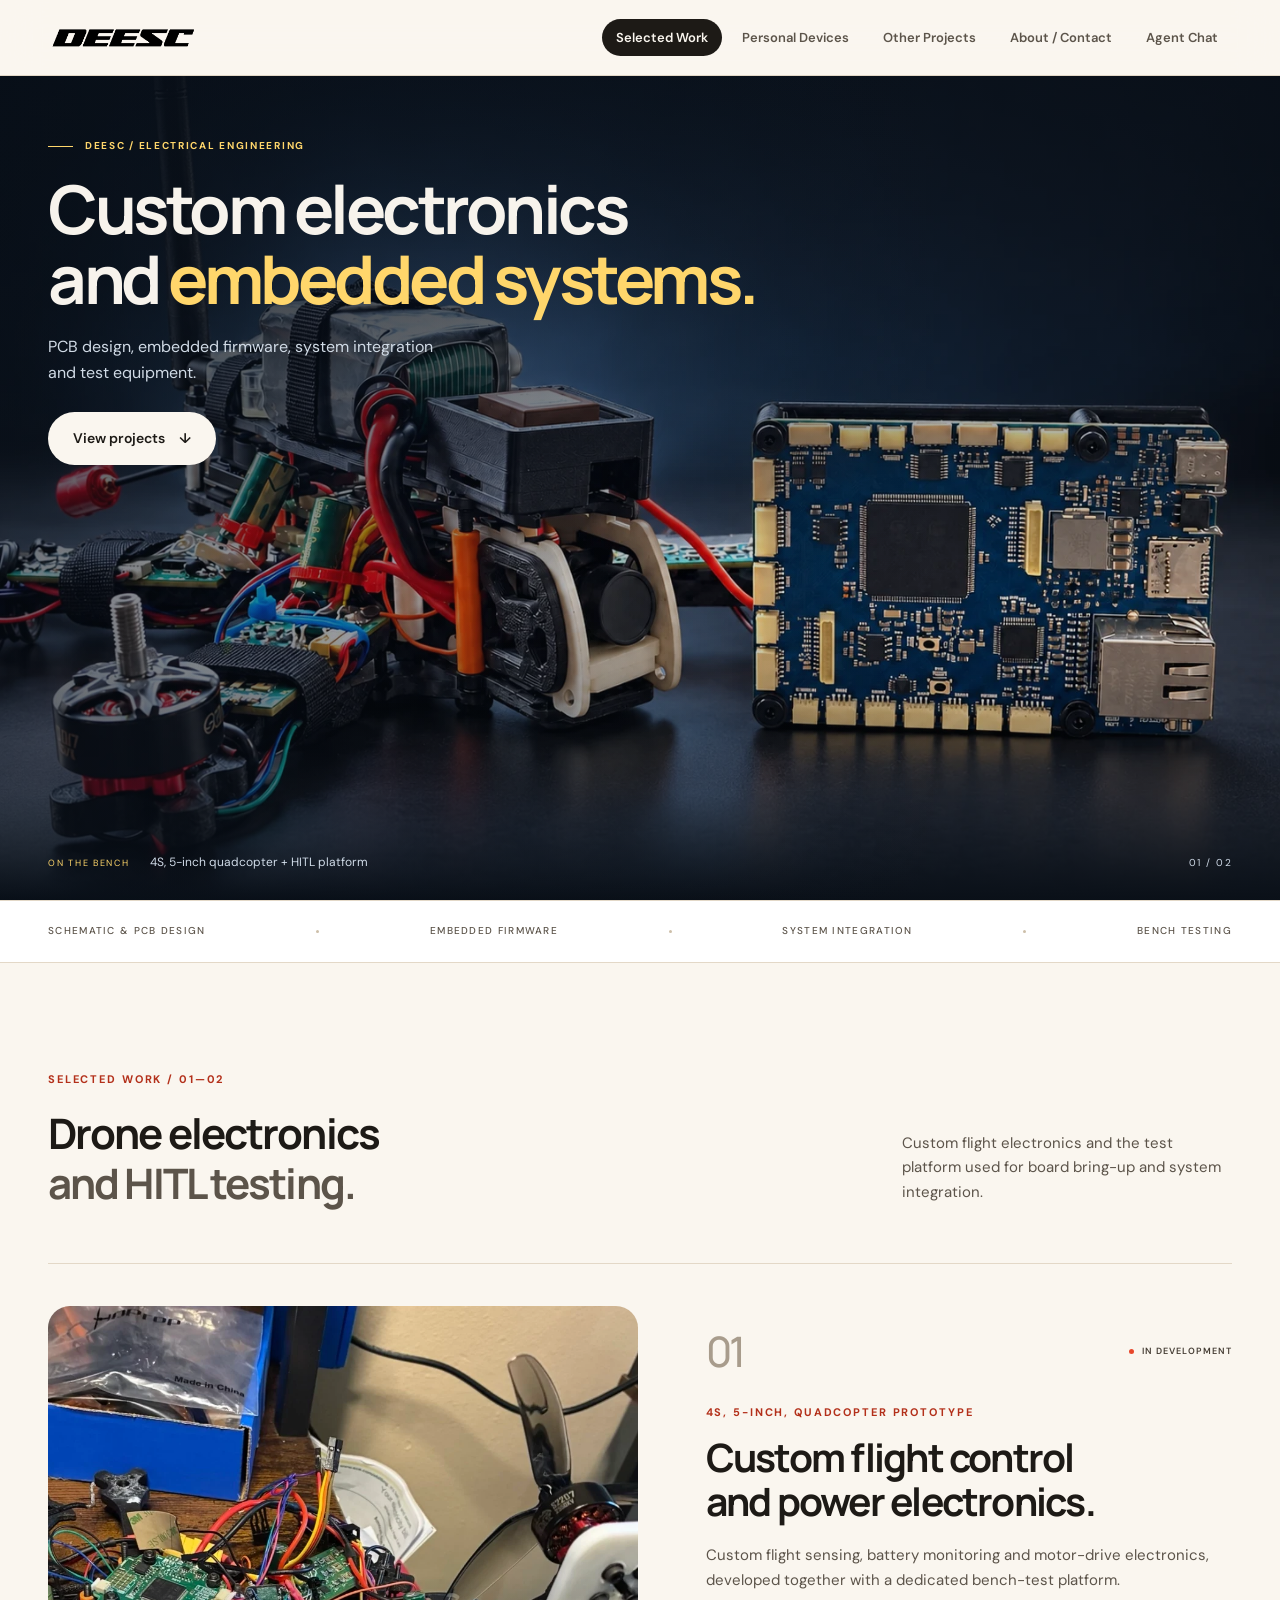
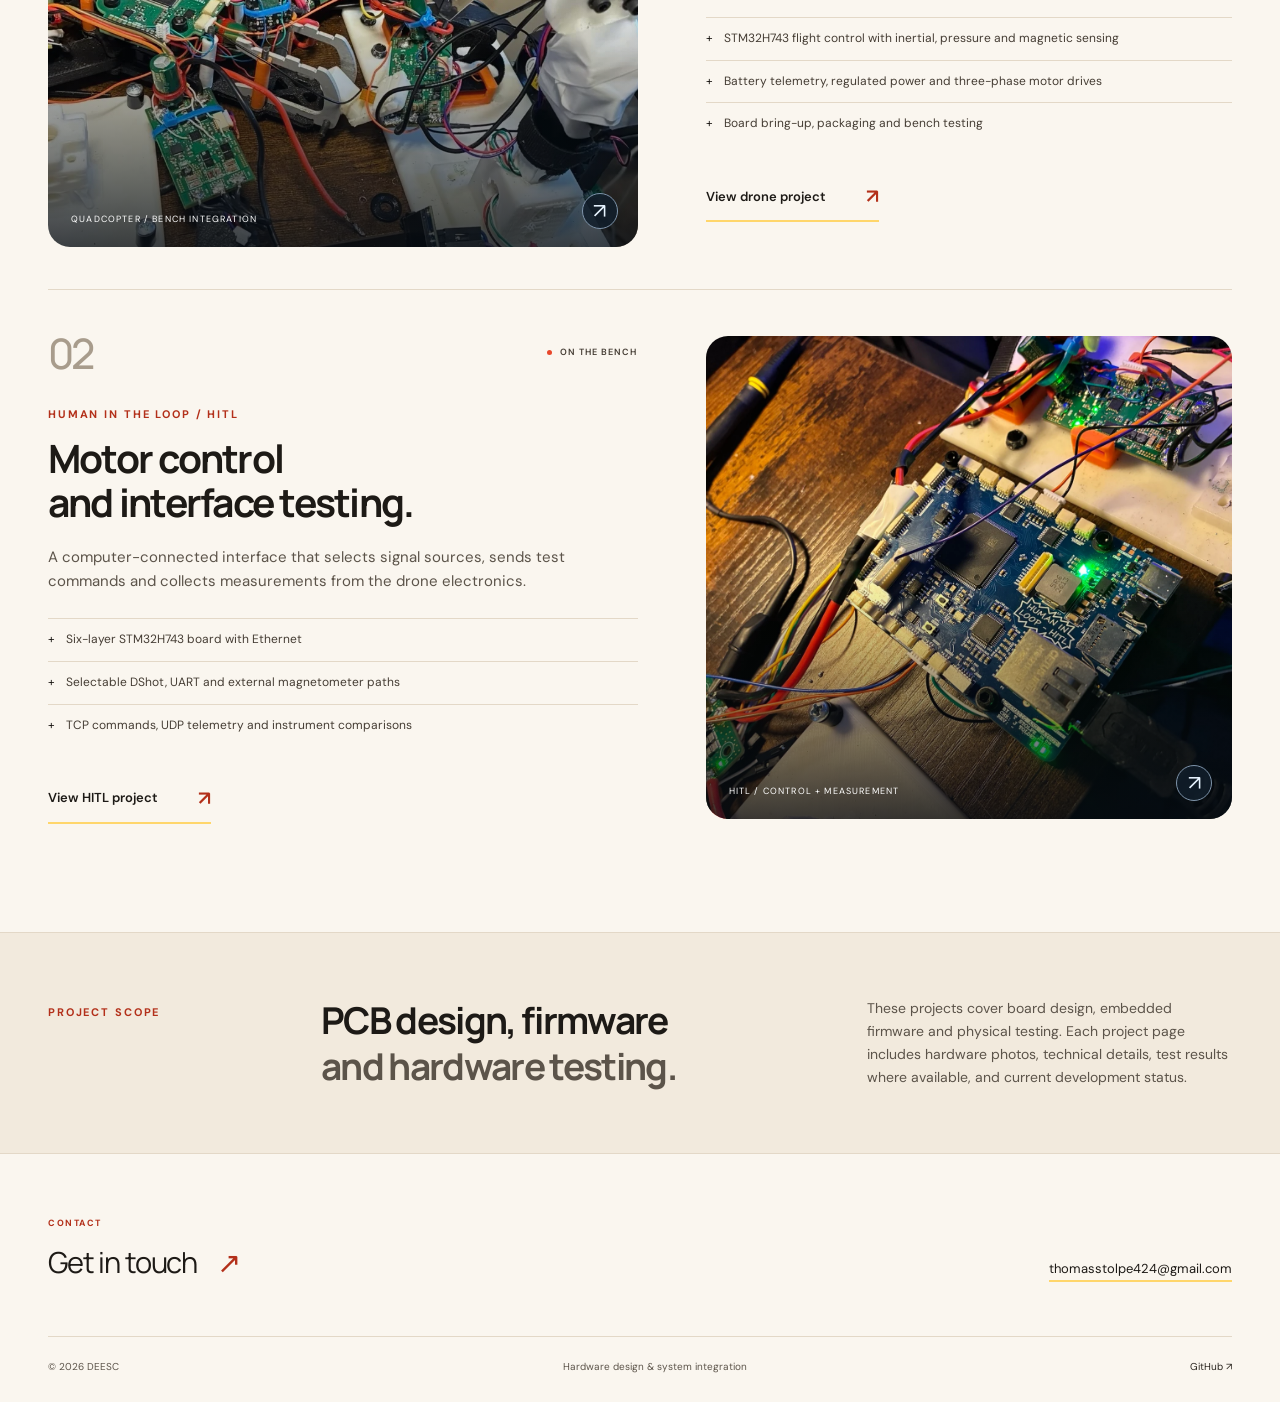
<file: index.html>
<!doctype html>
<html lang="en"><head><meta charset="utf-8"><meta name="viewport" content="width=device-width, initial-scale=1"><meta name="theme-color" content="#faf6ef"><meta name="description" content="Custom drone electronics and the HITL test platform. PCB design, embedded firmware, system integration and bench testing."><title>Electronics &amp; Embedded Systems | DEESC</title><link rel="icon" href="assets/brand/deesc-icon.png"><link rel="canonical" href="https://deescproto.com/"><meta property="og:type" content="website"><meta property="og:title" content="Electronics &amp; Embedded Systems | DEESC"><meta property="og:description" content="Custom drone electronics and the HITL test platform. PCB design, embedded firmware, system integration and bench testing."><meta property="og:image" content="https://deescproto.com/photo-drone-hitl.webp"><meta name="twitter:card" content="summary_large_image"><link rel="stylesheet" href="styles.css?v=20261127-warm"><link rel="preload" as="image" href="photo-drone-hitl.webp"></head><body>
<a class="skip-link" href="#main">Skip to content</a><header class="site-header"><div class="container nav-wrap">
 <a class="brand" href="index.html" aria-label="DEESC home"><img src="assets/brand/deesc-wordmark-blue.png" width="151" height="39" alt="DEESC"></a>
 <button class="menu-toggle" aria-expanded="false" aria-controls="main-nav"><span>Menu</span><span class="menu-icon" aria-hidden="true">☰</span></button>
 <nav class="main-nav" id="main-nav" aria-label="Main navigation"><a href="index.html" aria-current="page">Selected Work</a><a href="people.html">Personal Devices</a><a href="projects.html">Other Projects</a><a href="about.html">About / Contact</a><a href="agent-chat.html">Agent Chat</a></nav></div></header><main id="main">
<section class="hero" aria-labelledby="hero-title">
 <img class="hero-photo" src="photo-drone-hitl.webp" alt="Custom drone electronics and the blue HITL test board on a charcoal studio background" width="1448" height="1086" fetchpriority="high">
 <div class="hero-shade"></div>
 <div class="container hero-copy"><p class="eyebrow"><span class="small-line"></span> DEESC / ELECTRICAL ENGINEERING</p>
 <h1 id="hero-title">Custom electronics<br>and <em>embedded systems.</em></h1>
 <p class="hero-lede">PCB design, embedded firmware, system integration<br class="desktop-break"> and test equipment.</p>
 <a class="button primary" href="#selected-work">View projects <span aria-hidden="true">↓</span></a></div>
 <div class="hero-caption container"><span>ON THE BENCH</span><span>4S, 5-inch quadcopter + HITL platform</span><span>01 / 02</span></div>
</section>
<div class="discipline-strip"><div class="container"><span>SCHEMATIC & PCB DESIGN</span><i></i><span>EMBEDDED FIRMWARE</span><i></i><span>SYSTEM INTEGRATION</span><i></i><span>BENCH TESTING</span></div></div>
<section class="section selected-work" id="selected-work"><div class="container">
 <div class="section-heading"><div><p class="eyebrow">SELECTED WORK / 01—02</p><h2>Drone electronics<br><span class="muted">and HITL testing.</span></h2></div><p>Custom flight electronics and the test platform used for board bring-up and system integration.</p></div>
 <article class="feature feature-drone"><a class="feature-visual" href="project.html?id=modular-drone-platform" aria-label="Explore the 4S, 5-inch, Quadcopter Prototype"><img src="photo-drone-bench.webp" width="1170" height="888" loading="lazy" alt="Custom drone electronics wired into a motor test fixture"><span class="photo-label">QUADCOPTER / BENCH INTEGRATION</span><span class="image-arrow" aria-hidden="true">↗</span></a>
 <div class="feature-copy"><div class="feature-top"><span class="index-number">01</span><span class="status"><i></i> IN DEVELOPMENT</span></div><p class="eyebrow">4S, 5-INCH, QUADCOPTER PROTOTYPE</p><h3>Custom flight control<br>and power electronics.</h3><p>Custom flight sensing, battery monitoring and motor-drive electronics, developed together with a dedicated bench-test platform.</p><ul class="detail-lines"><li>STM32H743 flight control with inertial, pressure and magnetic sensing</li><li>Battery telemetry, regulated power and three-phase motor drives</li><li>Board bring-up, packaging and bench testing</li></ul><a class="text-link" href="project.html?id=modular-drone-platform">View drone project <span aria-hidden="true">↗</span></a></div></article>
 <article class="feature feature-hitl"><a class="feature-visual" href="project.html?id=hitl-test-platform" aria-label="Explore the HITL Test Platform"><img src="photo-hitl-bench.webp" width="1536" height="1152" loading="lazy" alt="Powered HITL test board connected to the motor-control bench"><span class="photo-label">HITL / CONTROL + MEASUREMENT</span><span class="image-arrow" aria-hidden="true">↗</span></a>
 <div class="feature-copy"><div class="feature-top"><span class="index-number">02</span><span class="status"><i></i> ON THE BENCH</span></div><p class="eyebrow">HUMAN IN THE LOOP / HITL</p><h3>Motor control<br>and interface testing.</h3><p>A computer-connected interface that selects signal sources, sends test commands and collects measurements from the drone electronics.</p><ul class="detail-lines"><li>Six-layer STM32H743 board with Ethernet</li><li>Selectable DShot, UART and external magnetometer paths</li><li>TCP commands, UDP telemetry and instrument comparisons</li></ul><a class="text-link" href="project.html?id=hitl-test-platform">View HITL project <span aria-hidden="true">↗</span></a></div></article>
</div></section>
<section class="approach-band"><div class="container approach-inner"><p class="eyebrow">PROJECT SCOPE</p><h2>PCB design, firmware<br><span>and hardware testing.</span></h2><p>These projects cover board design, embedded firmware and physical testing. Each project page includes hardware photos, technical details, test results where available, and current development status.</p></div></section>
</main><footer class="site-footer"><div class="container"><div class="footer-top"><div><p class="eyebrow">CONTACT</p><a class="footer-hello" href="mailto:thomasstolpe424@gmail.com">Get in touch <span aria-hidden="true">↗</span></a></div><a class="email-link" href="mailto:thomasstolpe424@gmail.com">thomasstolpe424@gmail.com</a></div><div class="footer-bottom"><span>© <span id="year">2026</span> DEESC</span><span>Hardware design & system integration</span><a href="https://github.com/tstolpe29" target="_blank" rel="noopener noreferrer">GitHub ↗</a></div></div></footer><script src="script.js?v=20261102"></script></body></html>
</file>
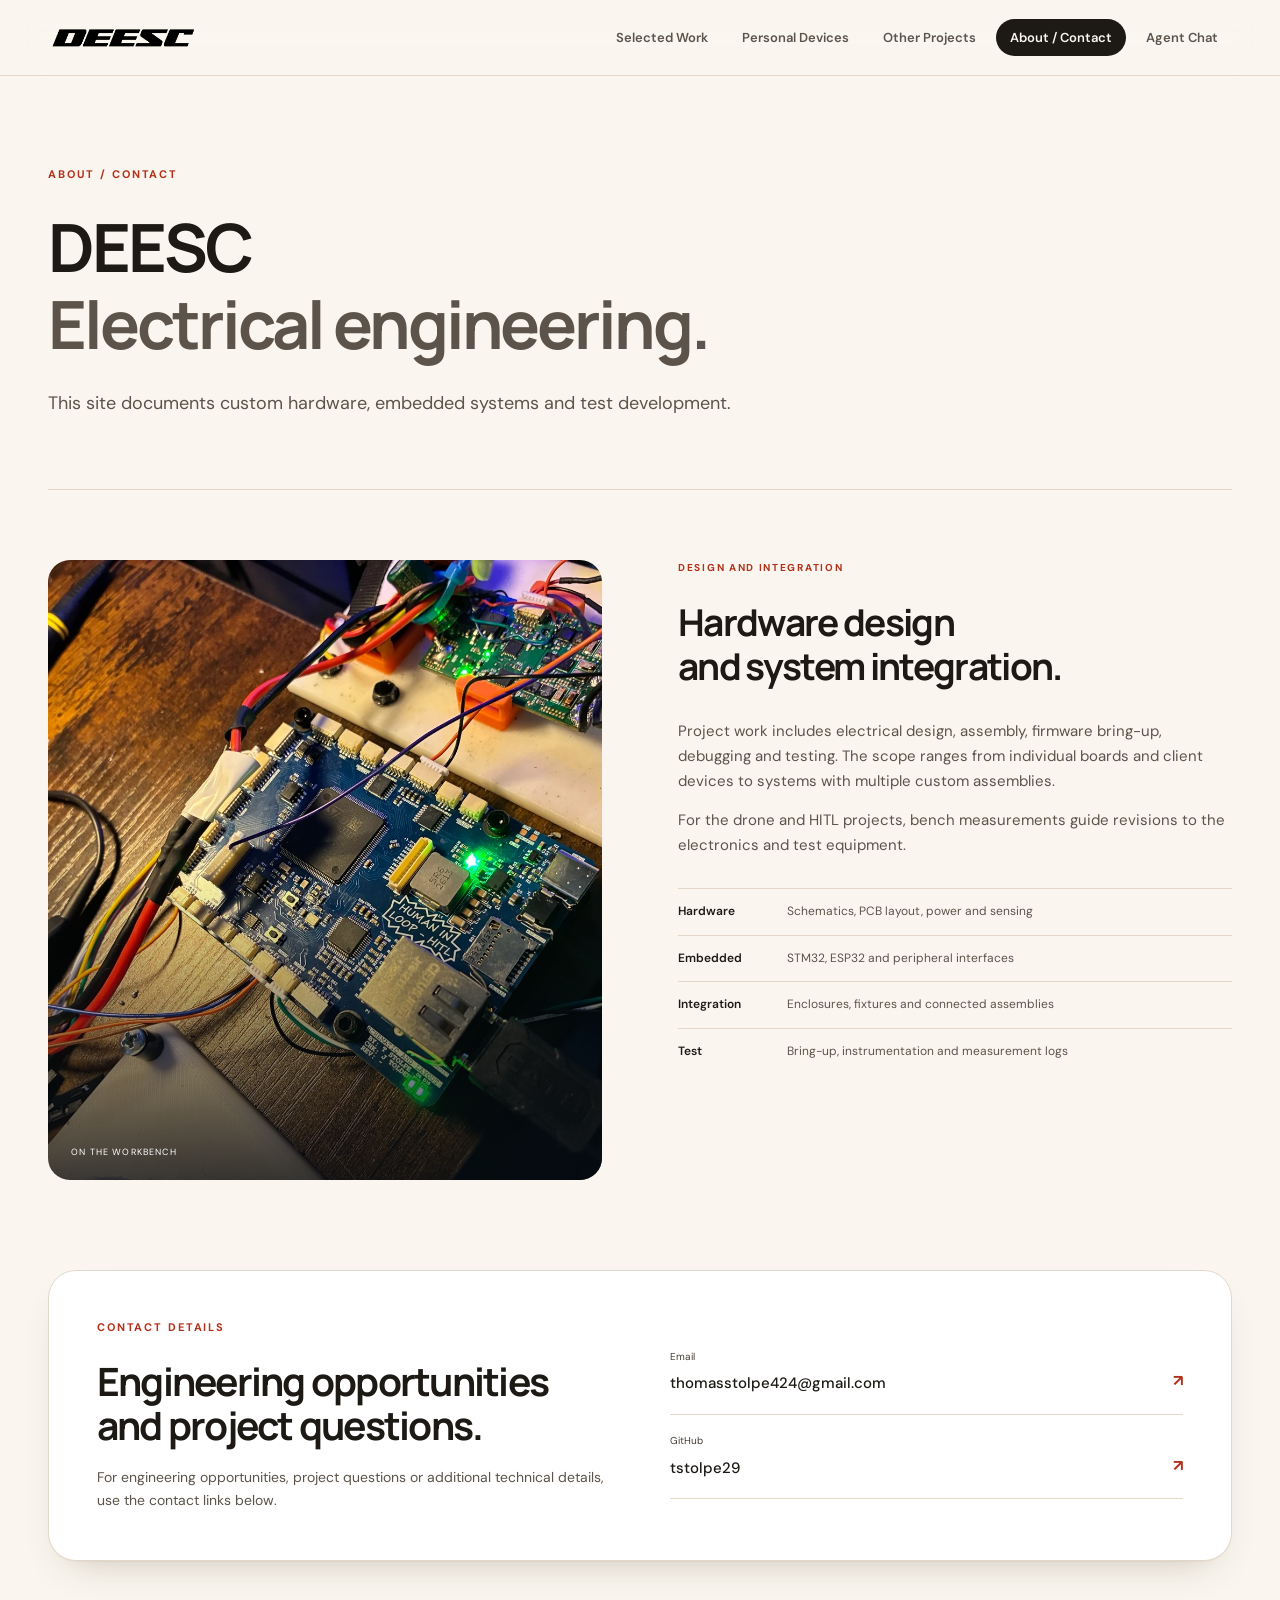
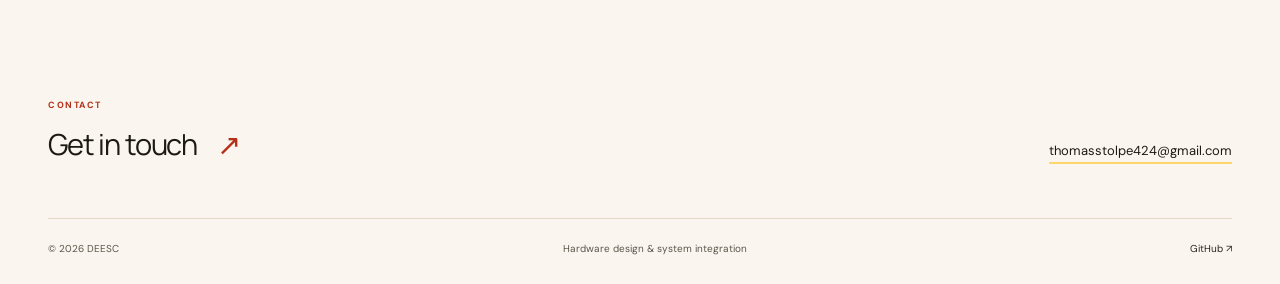
<file: about.html>
<!doctype html>
<html lang="en"><head><meta charset="utf-8"><meta name="viewport" content="width=device-width, initial-scale=1"><meta name="theme-color" content="#faf6ef"><meta name="description" content="Electrical engineering, custom PCB design, embedded systems and bench testing. Contact DEESC."><title>About / Contact | DEESC</title><link rel="icon" href="assets/brand/deesc-icon.png"><link rel="canonical" href="https://deescproto.com/about.html"><meta property="og:type" content="website"><meta property="og:title" content="About / Contact | DEESC"><meta property="og:description" content="Electrical engineering, custom PCB design, embedded systems and bench testing. Contact DEESC."><meta property="og:image" content="https://deescproto.com/photo-drone-hitl.webp"><meta name="twitter:card" content="summary_large_image"><link rel="stylesheet" href="styles.css?v=20261127-warm"></head><body>
<a class="skip-link" href="#main">Skip to content</a><header class="site-header"><div class="container nav-wrap">
 <a class="brand" href="index.html" aria-label="DEESC home"><img src="assets/brand/deesc-wordmark-blue.png" width="151" height="39" alt="DEESC"></a>
 <button class="menu-toggle" aria-expanded="false" aria-controls="main-nav"><span>Menu</span><span class="menu-icon" aria-hidden="true">☰</span></button>
 <nav class="main-nav" id="main-nav" aria-label="Main navigation"><a href="index.html">Selected Work</a><a href="people.html">Personal Devices</a><a href="projects.html">Other Projects</a><a href="about.html" aria-current="page">About / Contact</a><a href="agent-chat.html">Agent Chat</a></nav></div></header><main id="main"><section class="page-intro container"><p class="eyebrow">ABOUT / CONTACT</p><h1>DEESC<br><span class="muted">Electrical engineering.</span></h1><p class="intro-lede">This site documents custom hardware, embedded systems and test development.</p></section>
<section class="container about-layout"><div class="about-image"><img src="photo-hitl-bench.webp" alt="Custom HITL board on the electronics workbench" width="1536" height="1152"><span class="photo-label">ON THE WORKBENCH</span></div><div class="about-text"><p class="eyebrow">DESIGN AND INTEGRATION</p><h2>Hardware design<br>and system integration.</h2><p>Project work includes electrical design, assembly, firmware bring-up, debugging and testing. The scope ranges from individual boards and client devices to systems with multiple custom assemblies.</p><p>For the drone and HITL projects, bench measurements guide revisions to the electronics and test equipment.</p><dl class="skill-list"><div><dt>Hardware</dt><dd>Schematics, PCB layout, power and sensing</dd></div><div><dt>Embedded</dt><dd>STM32, ESP32 and peripheral interfaces</dd></div><div><dt>Integration</dt><dd>Enclosures, fixtures and connected assemblies</dd></div><div><dt>Test</dt><dd>Bring-up, instrumentation and measurement logs</dd></div></dl></div></section>
<section class="container contact-panel" id="contact"><div><p class="eyebrow">CONTACT DETAILS</p><h2>Engineering opportunities<br>and project questions.</h2><p>For engineering opportunities, project questions or additional technical details, use the contact links below.</p></div><div class="contact-links"><a href="mailto:thomasstolpe424@gmail.com"><span>Email</span><strong>thomasstolpe424@gmail.com</strong><b aria-hidden="true">↗</b></a><a href="https://github.com/tstolpe29" target="_blank" rel="noopener noreferrer"><span>GitHub</span><strong>tstolpe29</strong><b aria-hidden="true">↗</b></a></div></section></main><footer class="site-footer"><div class="container"><div class="footer-top"><div><p class="eyebrow">CONTACT</p><a class="footer-hello" href="mailto:thomasstolpe424@gmail.com">Get in touch <span aria-hidden="true">↗</span></a></div><a class="email-link" href="mailto:thomasstolpe424@gmail.com">thomasstolpe424@gmail.com</a></div><div class="footer-bottom"><span>© <span id="year">2026</span> DEESC</span><span>Hardware design & system integration</span><a href="https://github.com/tstolpe29" target="_blank" rel="noopener noreferrer">GitHub ↗</a></div></div></footer><script src="script.js?v=20261102"></script></body></html>
</file>
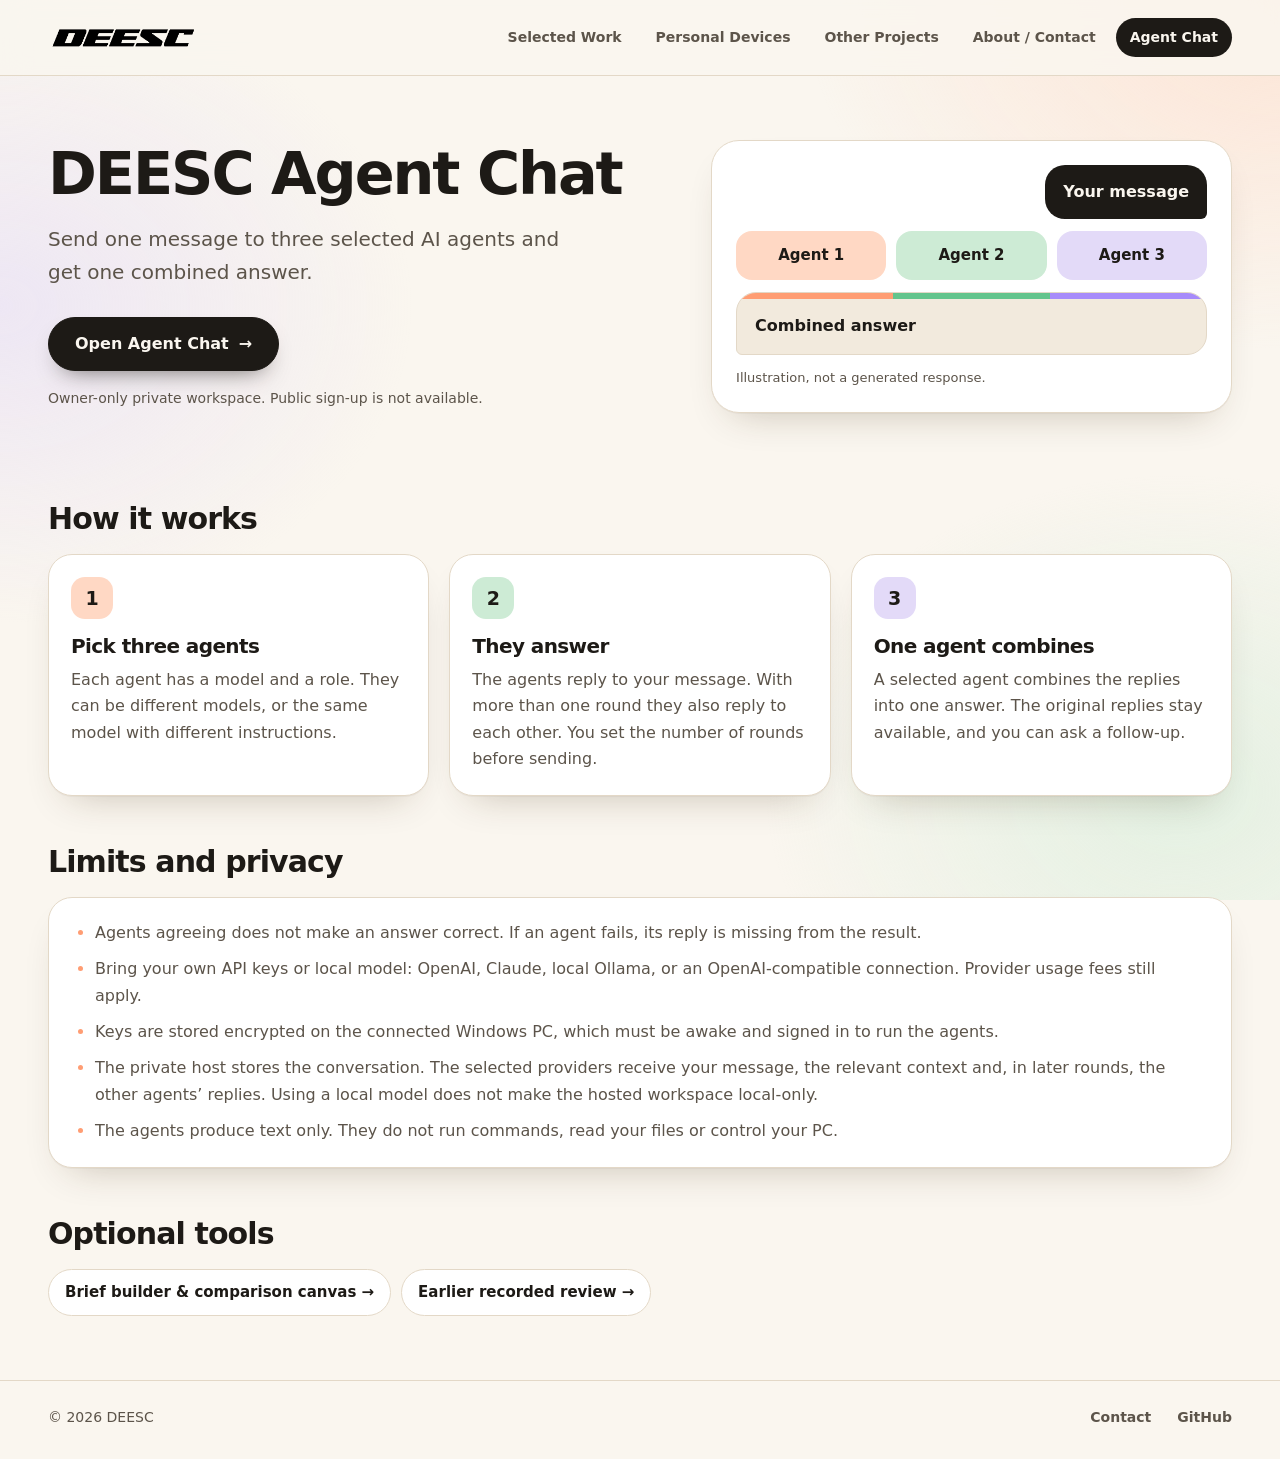
<file: agent-chat.html>
<!doctype html>
<html lang="en">
<head>
  <meta charset="utf-8">
  <meta http-equiv="Content-Security-Policy" content="default-src 'none'; script-src 'self'; style-src 'self'; img-src 'self'; connect-src 'self'; font-src 'none'; base-uri 'none'; form-action 'none'">
  <meta name="viewport" content="width=device-width,initial-scale=1">
  <meta name="theme-color" content="#faf6ef">
  <meta name="description" content="DEESC Agent Chat sends one message to three selected AI agents and returns one combined answer. Owner-only private workspace.">
  <title>DEESC Agent Chat</title>
  <link rel="icon" href="assets/brand/deesc-icon.png">
  <link rel="canonical" href="https://deescproto.com/agent-chat.html">
  <link rel="stylesheet" href="decision-base.css?v=4">
  <link rel="stylesheet" href="agent-chat.css?v=3">
</head>
<body>
  <a class="skip-link" href="#main">Skip to content</a>
  <header class="site-header">
    <div class="container nav-wrap">
      <a class="brand" href="index.html" aria-label="DEESC home"><img src="assets/brand/deesc-wordmark-blue.png" width="151" height="39" alt="DEESC"></a>
      <button class="menu-toggle" aria-expanded="false" aria-controls="main-nav"><span>Menu</span><span class="menu-icon" aria-hidden="true">☰</span></button>
      <nav class="main-nav" id="main-nav" aria-label="Main navigation">
        <a href="index.html">Selected Work</a><a href="people.html">Personal Devices</a><a href="projects.html">Other Projects</a><a href="about.html">About / Contact</a><a href="agent-chat.html" aria-current="page">Agent Chat</a>
      </nav>
    </div>
  </header>
  <main id="main">
    <section class="container chat-hero" aria-labelledby="chat-heading">
      <div class="chat-intro">
        <h1 id="chat-heading">DEESC Agent Chat</h1>
        <p class="chat-lede">Send one message to three selected AI agents and get one combined answer.</p>
        <div class="chat-actions"><a class="button primary" href="https://deesc-agent-chat.rightbench4.chatgpt.site" rel="nofollow">Open Agent Chat</a></div>
        <p class="chat-access">Owner-only private workspace. Public sign-up is not available.</p>
      </div>
      <aside class="chat-flow" aria-label="How a chat run works">
        <p class="chat-flow-message">Your message</p>
        <div class="chat-flow-agents" aria-label="Three agents receive the message"><span>Agent 1</span><span>Agent 2</span><span>Agent 3</span></div>
        <p class="chat-flow-answer">Combined answer</p>
        <p class="chat-diagram-note">Illustration, not a generated response.</p>
      </aside>
    </section>
    <section class="container chat-how" id="how-it-works" aria-labelledby="how-heading">
      <h2 id="how-heading">How it works</h2>
      <ol class="chat-steps">
        <li><h3>Pick three agents</h3><p>Each agent has a model and a role. They can be different models, or the same model with different instructions.</p></li>
        <li><h3>They answer</h3><p>The agents reply to your message. With more than one round they also reply to each other. You set the number of rounds before sending.</p></li>
        <li><h3>One agent combines</h3><p>A selected agent combines the replies into one answer. The original replies stay available, and you can ask a follow-up.</p></li>
      </ol>
    </section>
    <section class="container chat-notes" aria-labelledby="notes-heading">
      <h2 id="notes-heading">Limits and privacy</h2>
      <ul>
        <li>Agents agreeing does not make an answer correct. If an agent fails, its reply is missing from the result.</li>
        <li>Bring your own API keys or local model: OpenAI, Claude, local Ollama, or an OpenAI-compatible connection. Provider usage fees still apply.</li>
        <li>Keys are stored encrypted on the connected Windows PC, which must be awake and signed in to run the agents.</li>
        <li>The private host stores the conversation. The selected providers receive your message, the relevant context and, in later rounds, the other agents’ replies. Using a local model does not make the hosted workspace local-only.</li>
        <li>The agents produce text only. They do not run commands, read your files or control your PC.</li>
      </ul>
    </section>
    <section class="container chat-optional" aria-labelledby="optional-heading">
      <h2 id="optional-heading">Optional tools</h2>
      <div class="chat-optional-links"><a href="optional-tools.html">Brief builder &amp; comparison canvas</a><a href="optional-tools.html#recorded-review">Earlier recorded review</a></div>
    </section>
  </main>
  <footer class="site-footer"><div class="container"><div class="footer-bottom"><span>© <span id="year">2026</span> DEESC</span><a href="about.html">Contact</a><a href="https://github.com/tstolpe29" target="_blank" rel="noopener noreferrer">GitHub</a></div></div></footer>
  <script src="script.js?v=20261102"></script>
</body>
</html>
</file>
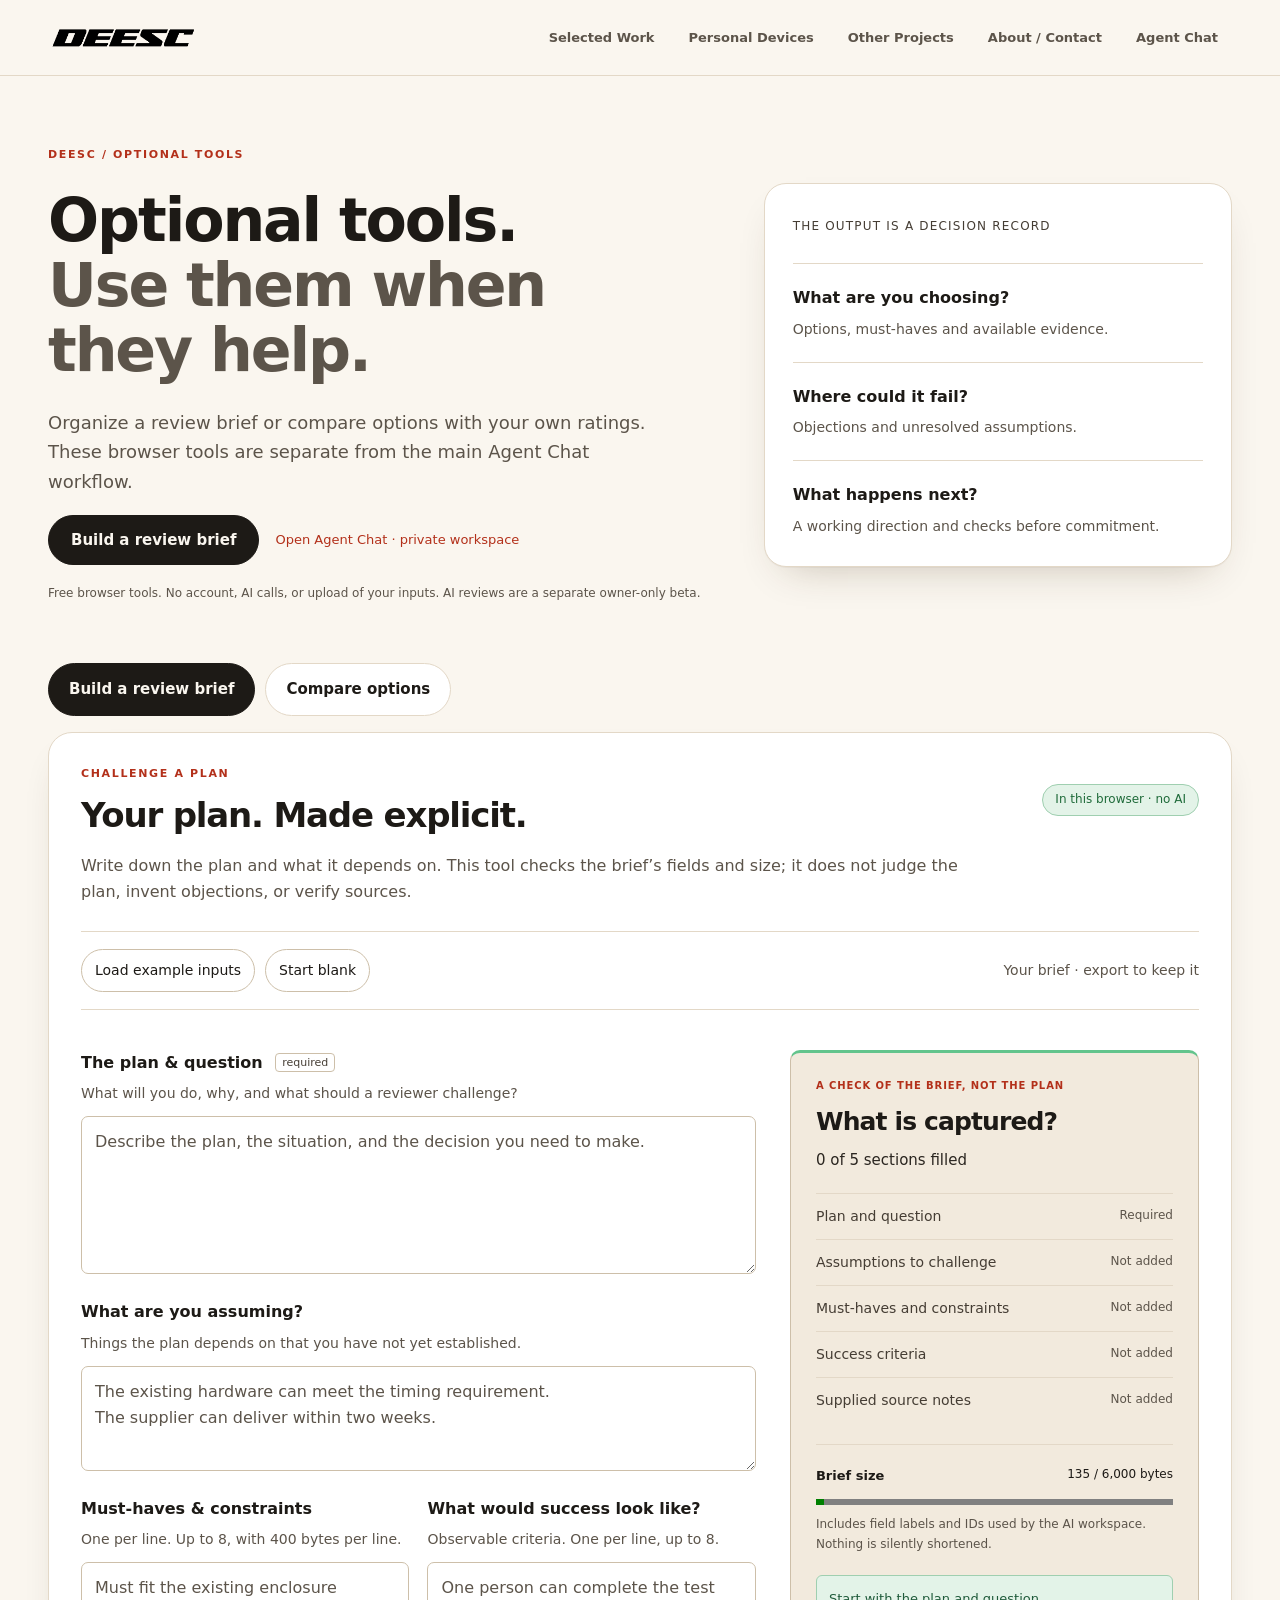
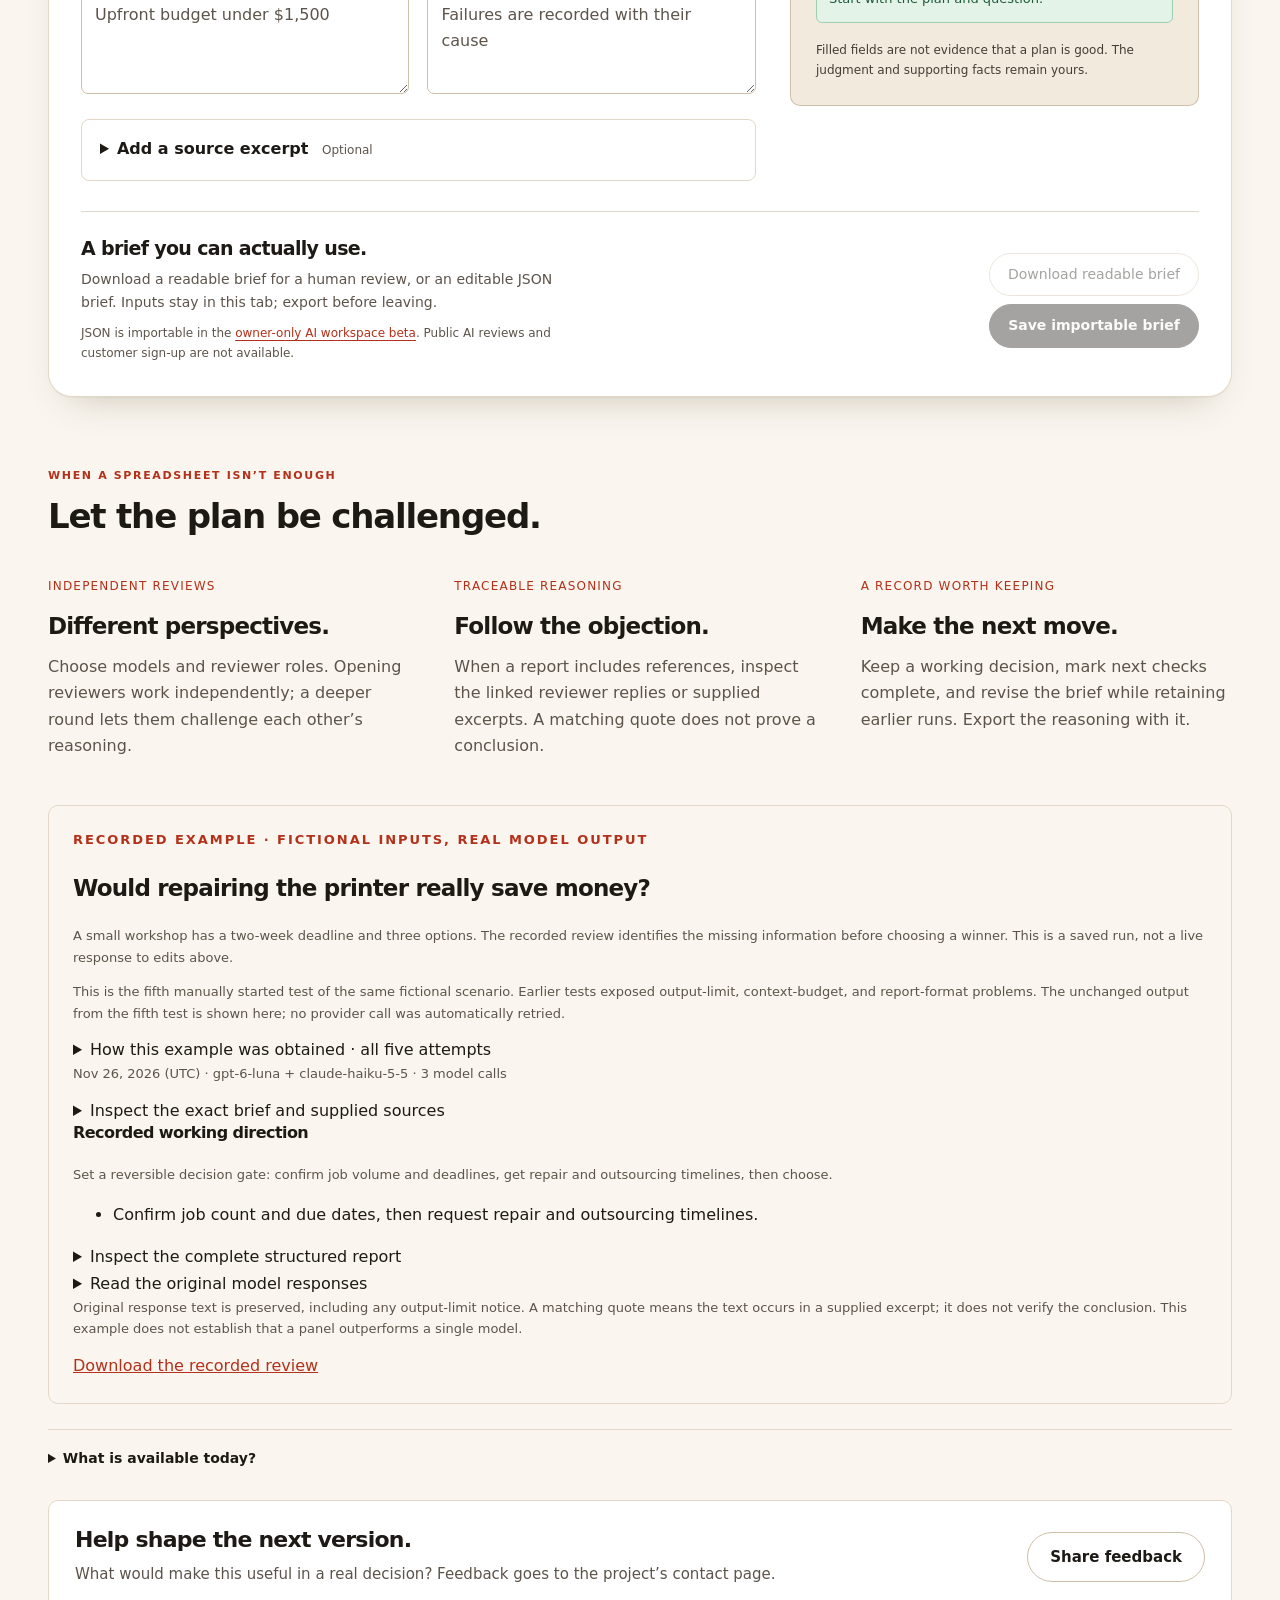
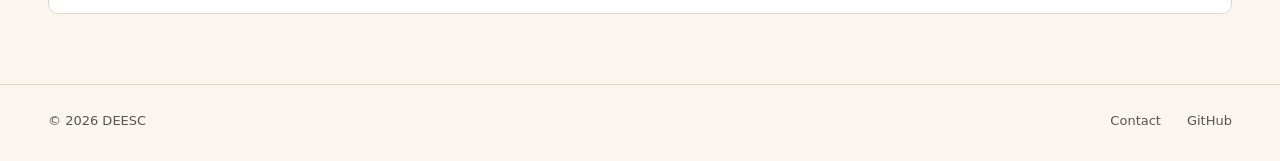
<file: optional-tools.html>
<!doctype html>
<html lang="en"><head><meta charset="utf-8"><meta http-equiv="Content-Security-Policy" content="default-src 'none'; script-src 'self'; style-src 'self'; img-src 'self'; connect-src 'self'; font-src 'none'; base-uri 'none'; form-action 'none'"><meta name="viewport" content="width=device-width,initial-scale=1"><meta name="theme-color" content="#faf6ef"><meta name="description" content="Optional browser tools for organizing a brief and comparing options, alongside DEESC Agent Chat."><title>Optional Tools | DEESC Agent Chat</title><link rel="icon" href="assets/brand/deesc-icon.png"><link rel="canonical" href="https://deescproto.com/optional-tools.html"><link rel="stylesheet" href="decision-base.css?v=4"><link rel="stylesheet" href="decision-canvas.css?v=4"></head>
<body><a class="skip-link" href="#main">Skip to content</a><header class="site-header"><div class="container nav-wrap"><a class="brand" href="index.html" aria-label="DEESC home"><img src="assets/brand/deesc-wordmark-blue.png" width="151" height="39" alt="DEESC"></a><button class="menu-toggle" aria-expanded="false" aria-controls="main-nav"><span>Menu</span><span class="menu-icon" aria-hidden="true">☰</span></button><nav class="main-nav" id="main-nav" aria-label="Main navigation"><a href="index.html">Selected Work</a><a href="people.html">Personal Devices</a><a href="projects.html">Other Projects</a><a href="about.html">About / Contact</a><a href="agent-chat.html">Agent Chat</a></nav></div></header>
<main id="main"><section class="dr-hero container"><div><p class="eyebrow">DEESC / OPTIONAL TOOLS</p><h1>Optional tools.<br><span class="muted">Use them when they help.</span></h1><p class="dr-lede">Organize a review brief or compare options with your own ratings. These browser tools are separate from the main Agent Chat workflow.</p><div class="dr-actions"><a class="button primary" href="#brief-builder">Build a review brief</a><a class="dr-text-link" href="https://deesc-agent-chat.rightbench4.chatgpt.site" rel="nofollow">Open Agent Chat · private workspace</a></div><p class="dr-caption">Free browser tools. No account, AI calls, or upload of your inputs. AI reviews are a separate owner-only beta.</p></div><aside class="dr-preview"><span class="dr-label">THE OUTPUT IS A DECISION RECORD</span><ol><li><div><strong>What are you choosing?</strong><p>Options, must-haves and available evidence.</p></div></li><li><div><strong>Where could it fail?</strong><p>Objections and unresolved assumptions.</p></div></li><li><div><strong>What happens next?</strong><p>A working direction and checks before commitment.</p></div></li></ol></aside></section>
<div class="container dr-tool-switch" role="tablist" aria-label="Choose a decision tool"><button id="brief-builder-tab" type="button" role="tab" aria-selected="true" aria-controls="brief-builder">Build a review brief</button><button id="decision-matrix-tab" type="button" role="tab" aria-selected="false" aria-controls="canvas" tabindex="-1">Compare options</button></div>
<section class="container dr-workspace dr-builder" id="brief-builder" role="tabpanel" aria-labelledby="brief-builder-tab">
<div class="dr-section-head"><div><p class="eyebrow">CHALLENGE A PLAN</p><h2>Your plan. Made explicit.</h2></div><span class="dr-pill">In this browser · no AI</span></div><p class="dr-intro">Write down the plan and what it depends on. This tool checks the brief’s fields and size; it does not judge the plan, invent objections, or verify sources.</p>
<div class="dr-toolbar"><button type="button" id="builder-example">Load example inputs</button><button type="button" id="builder-clear">Start blank</button><span id="builder-origin">Your brief · export to keep it</span></div><p id="builder-message" class="dr-message" role="status" aria-live="polite"></p>
<div class="dr-builder-layout"><form id="builder-form" class="dr-builder-form" novalidate>
<div class="dr-builder-field"><label for="builder-plan">The plan &amp; question <span class="dr-required">required</span></label><p>What will you do, why, and what should a reviewer challenge?</p><textarea id="builder-plan" rows="5" placeholder="Describe the plan, the situation, and the decision you need to make."></textarea></div>
<div class="dr-builder-field"><label for="builder-assumptions">What are you assuming?</label><p>Things the plan depends on that you have not yet established.</p><textarea id="builder-assumptions" rows="3" placeholder="The existing hardware can meet the timing requirement.
The supplier can deliver within two weeks."></textarea></div>
<div class="dr-builder-pair"><div class="dr-builder-field"><label for="builder-must-haves">Must-haves &amp; constraints</label><p>One per line. Up to 8, with 400 bytes per line.</p><textarea id="builder-must-haves" rows="4" placeholder="Must fit the existing enclosure
Upfront budget under $1,500"></textarea></div><div class="dr-builder-field"><label for="builder-success">What would success look like?</label><p>Observable criteria. One per line, up to 8.</p><textarea id="builder-success" rows="4" placeholder="One person can complete the test
Failures are recorded with their cause"></textarea></div></div>
<details class="dr-builder-sources"><summary>Add a source excerpt <span>Optional</span></summary><p class="dr-help">Paste the relevant passage. Links are labels only and are not opened. This tool does not assess whether the source supports your plan.</p><label for="builder-source-title">Source title</label><input id="builder-source-title" type="text" maxlength="100" placeholder="e.g. Supplier datasheet, page 7"><label for="builder-source-text">Source notes or exact excerpt</label><textarea id="builder-source-text" rows="4" placeholder="Paste up to 1,000 UTF-8 bytes. Keep your interpretation separate from a direct quote."></textarea><label for="builder-source-url">Source link <span class="dr-optional">optional</span></label><input id="builder-source-url" type="url" placeholder="https://…"></details>
</form><aside class="dr-builder-check" aria-labelledby="builder-check-heading"><p class="eyebrow">A CHECK OF THE BRIEF, NOT THE PLAN</p><h3 id="builder-check-heading">What is captured?</h3><p id="builder-field-count" class="dr-builder-count">0 of 5 sections filled</p><ul id="builder-checklist" class="dr-builder-checklist"></ul><div class="dr-builder-budget"><div><strong>Brief size</strong><span id="builder-bytes">0 / 6,000 bytes</span></div><progress id="builder-budget" max="6000" value="0" aria-label="Brief size against import limit"></progress><p>Includes field labels and IDs used by the AI workspace. Nothing is silently shortened.</p></div><div id="builder-format-status" class="dr-builder-format" role="status"></div><ul id="builder-errors" class="dr-builder-errors" hidden></ul><p class="dr-builder-boundary">Filled fields are not evidence that a plan is good. The judgment and supporting facts remain yours.</p></aside></div>
<div class="dr-export"><div><h3>A brief you can actually use.</h3><p>Download a readable brief for a human review, or an editable JSON brief. Inputs stay in this tab; export before leaving.</p><p class="dr-import-note">JSON is importable in the <a href="https://deesc-agent-chat.rightbench4.chatgpt.site" rel="nofollow">owner-only AI workspace beta</a>. Public AI reviews and customer sign-up are not available.</p></div><div class="dr-actions"><button type="button" id="builder-export-md">Download readable brief</button><button type="button" id="builder-export-json" class="dr-primary">Save importable brief</button></div></div>
</section>
<section class="container dr-workspace" id="canvas" role="tabpanel" aria-labelledby="decision-matrix-tab" hidden><div class="dr-section-head"><div><p class="eyebrow">START WITH YOUR OWN PROBLEM</p><h2 id="canvas-heading">The decision canvas</h2></div><span class="dr-pill">Calculated here · no AI</span></div><p class="dr-intro">Compare up to four options against what matters to you. Your ratings supply the judgment; the math makes their consequences visible. A high score never overrides a failed must-have.</p><div class="dr-toolbar"><button type="button" id="load-example">Load example</button><button type="button" id="start-blank">Start blank</button><button type="button" id="import-canvas">Open saved canvas</button><input type="file" id="canvas-file" accept="application/json,.json" hidden><span id="canvas-origin">Illustrative example · fictional values</span></div><p class="dr-message" id="canvas-message" role="status" aria-live="polite"></p>
<div class="dr-canvas-layout"><div class="dr-editor"><label for="decision-question">What do you need to decide?</label><textarea id="decision-question" maxlength="2000" rows="3"></textarea><label for="decision-constraints">Must-haves &amp; constraints <span class="dr-optional">optional</span></label><textarea id="decision-constraints" maxlength="400" rows="2" placeholder="Budget, deadline, safety, compatibility…"></textarea><div class="dr-field-head"><h3>Your options</h3><button type="button" id="add-option">+ Add option</button></div><div id="option-list"></div><div class="dr-field-head"><h3>What matters?</h3><button type="button" id="add-criterion">+ Add criterion</button></div><p class="dr-help">Weight: 0 = ignore, 5 = essential. Rate each option from 1 (poor) to 5 (excellent). Higher must always mean better: for cost, 5 means more affordable. Use “?” when unknown.</p><div class="dr-matrix-scroll" tabindex="0" aria-label="Editable decision matrix"><table id="decision-matrix"></table></div><details class="dr-details"><summary>Supporting notes &amp; sources</summary><p class="dr-help">Supplied notes only. Links are not fetched or checked. Notes are included in your downloaded brief.</p><label for="decision-evidence">Source notes</label><textarea id="decision-evidence" maxlength="1000" rows="5" placeholder="Label sources and paste the relevant facts or quotes. Do not paste passwords or API keys."></textarea></details></div><aside class="dr-result" aria-labelledby="result-heading"><p class="eyebrow">BASED ON YOUR RATINGS</p><h3 id="result-heading">Your working direction</h3><div id="canvas-result" aria-live="polite"></div><div class="dr-formula"><strong>The entire calculation</strong><code>Score = Σ(weight × rating) ÷ Σ(weight)</code><p>Scores run from 1 to 5. Unknown ratings prevent a complete comparison. Ratings and weights are subjective, not independently verified facts.</p></div></aside></div>
<div class="dr-export"><div><h3>Keep the reasoning.</h3><p>Download an editable canvas, a readable report, or a brief for the owner-only AI workspace beta. Work stays in this tab until exported.</p></div><div class="dr-actions"><button type="button" id="export-canvas">Save canvas</button><button type="button" id="export-report">Download report</button><button type="button" id="export-brief" class="dr-primary">Export importable brief</button></div></div></section>
<section class="container dr-explain" aria-labelledby="review-heading"><div class="dr-section-head"><div><p class="eyebrow">WHEN A SPREADSHEET ISN’T ENOUGH</p><h2 id="review-heading">Let the plan be challenged.</h2></div></div><div class="dr-feature-grid"><article><span>INDEPENDENT REVIEWS</span><h3>Different perspectives.</h3><p>Choose models and reviewer roles. Opening reviewers work independently; a deeper round lets them challenge each other’s reasoning.</p></article><article><span>TRACEABLE REASONING</span><h3>Follow the objection.</h3><p>When a report includes references, inspect the linked reviewer replies or supplied excerpts. A matching quote does not prove a conclusion.</p></article><article><span>A RECORD WORTH KEEPING</span><h3>Make the next move.</h3><p>Keep a working decision, mark next checks complete, and revise the brief while retaining earlier runs. Export the reasoning with it.</p></article></div><div id="recorded-review" class="dr-recorded" hidden></div>
<details class="dr-details"><summary>What is available today?</summary><p>The brief builder and comparison canvas work publicly in your browser. The AI workspace is an owner-only private beta, not a public customer service or a product currently offered for sale. Customer onboarding and billing are not available.</p><p>The AI workspace supports registered OpenAI, Claude, Ollama and OpenAI-compatible connections. API keys stay encrypted on the connected Windows PC. The PC must be awake and signed in. The private host stores briefs and replies; selecting Ollama does not make the hosted workspace local-only.</p><p>Selected providers receive your brief and excerpts. Later rounds also receive other reviewers’ replies. API usage can cost money. Agents cannot execute code, access files or control your PC. Agreement is not independent verification.</p></details><div class="dr-feedback"><div><h3>Help shape the next version.</h3><p>What would make this useful in a real decision? Feedback goes to the project’s contact page.</p></div><a class="button" href="about.html#contact">Share feedback</a></div></section></main><footer class="site-footer"><div class="container"><div class="footer-bottom"><span>© <span id="year">2026</span> DEESC</span><a href="about.html">Contact</a><a href="https://github.com/tstolpe29" target="_blank" rel="noopener noreferrer">GitHub</a></div></div></footer><script src="script.js?v=20261102"></script><script type="module" src="decision-canvas.js?v=3"></script><script type="module" src="decision-builder.js?v=3"></script><script type="module" src="decision-example.js?v=4"></script></body></html>
</file>
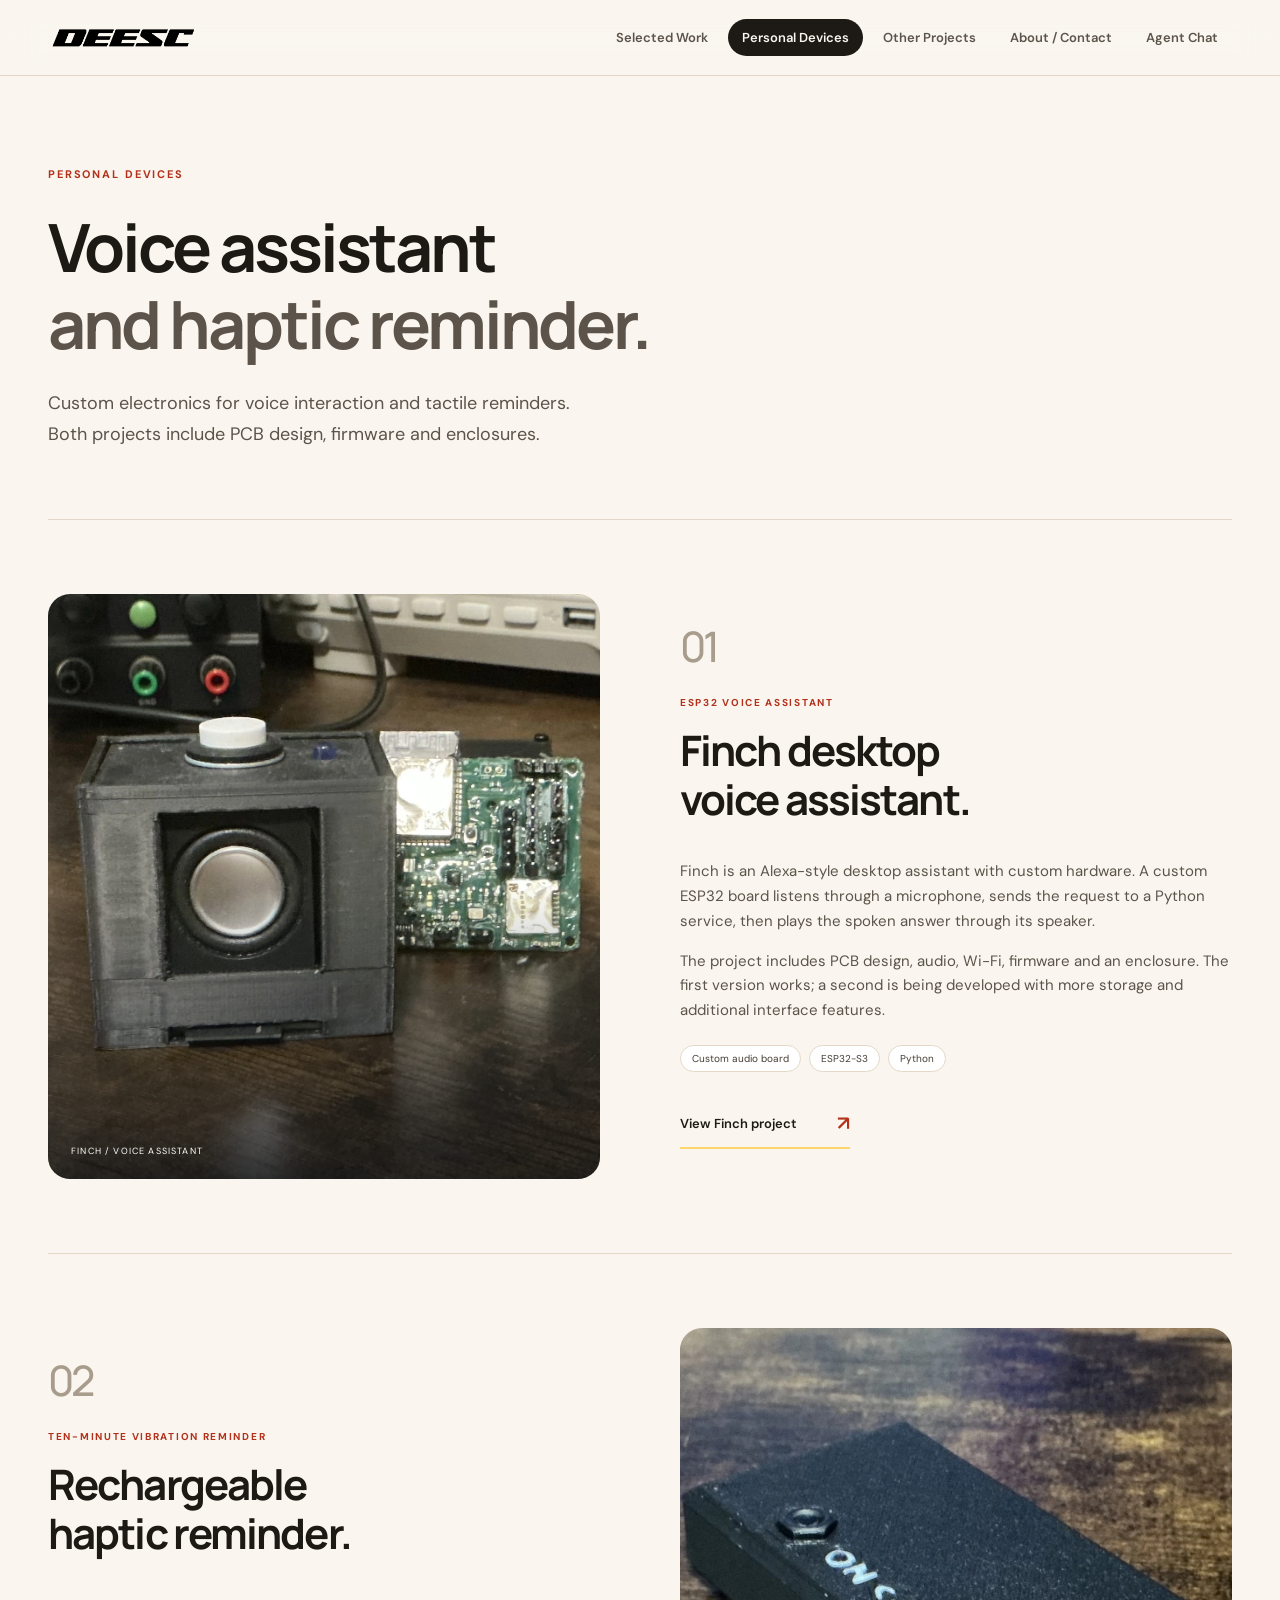
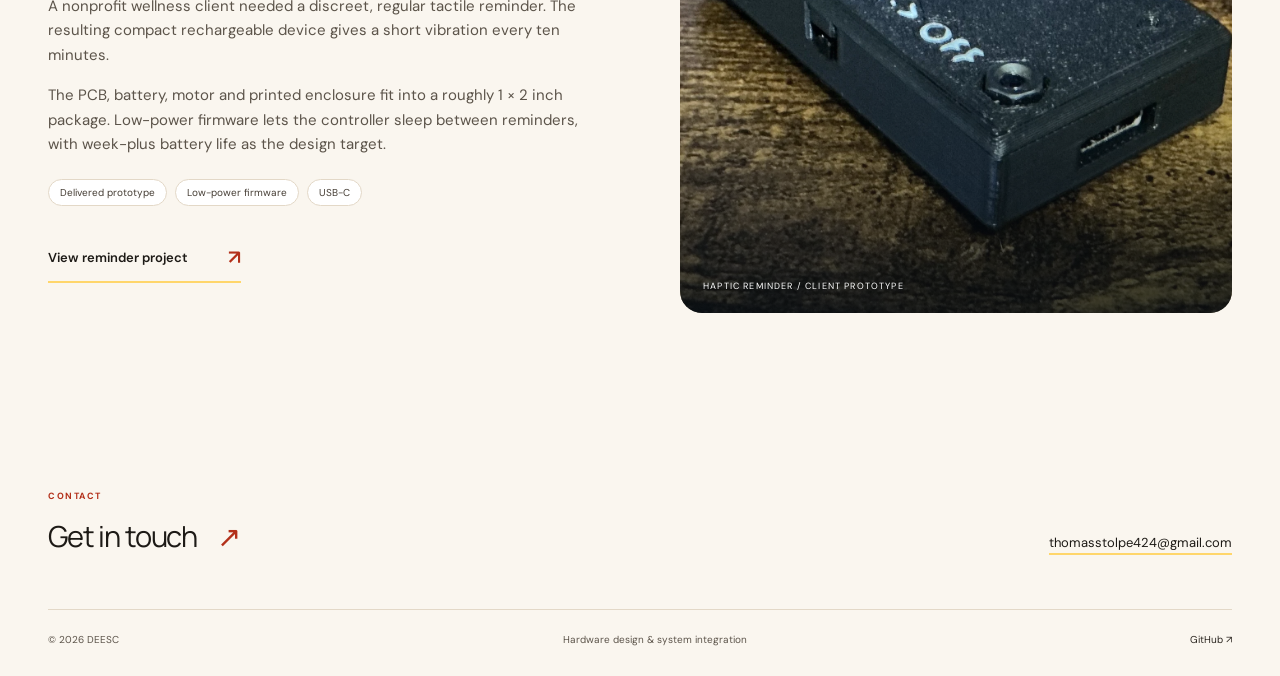
<file: people.html>
<!doctype html>
<html lang="en"><head><meta charset="utf-8"><meta name="viewport" content="width=device-width, initial-scale=1"><meta name="theme-color" content="#faf6ef"><meta name="description" content="Finch, a custom voice assistant, and a compact haptic reminder built for a nonprofit wellness client."><title>Personal Devices | DEESC</title><link rel="icon" href="assets/brand/deesc-icon.png"><link rel="canonical" href="https://deescproto.com/people.html"><meta property="og:type" content="website"><meta property="og:title" content="Personal Devices | DEESC"><meta property="og:description" content="Finch, a custom voice assistant, and a compact haptic reminder built for a nonprofit wellness client."><meta property="og:image" content="https://deescproto.com/photo-drone-hitl.webp"><meta name="twitter:card" content="summary_large_image"><link rel="stylesheet" href="styles.css?v=20261127-warm"></head><body>
<a class="skip-link" href="#main">Skip to content</a><header class="site-header"><div class="container nav-wrap">
 <a class="brand" href="index.html" aria-label="DEESC home"><img src="assets/brand/deesc-wordmark-blue.png" width="151" height="39" alt="DEESC"></a>
 <button class="menu-toggle" aria-expanded="false" aria-controls="main-nav"><span>Menu</span><span class="menu-icon" aria-hidden="true">☰</span></button>
 <nav class="main-nav" id="main-nav" aria-label="Main navigation"><a href="index.html">Selected Work</a><a href="people.html" aria-current="page">Personal Devices</a><a href="projects.html">Other Projects</a><a href="about.html">About / Contact</a><a href="agent-chat.html">Agent Chat</a></nav></div></header><main id="main"><section class="page-intro container"><p class="eyebrow">PERSONAL DEVICES</p><h1>Voice assistant<br><span class="muted">and haptic reminder.</span></h1><p class="intro-lede">Custom electronics for voice interaction and tactile reminders.<br>Both projects include PCB design, firmware and enclosures.</p></section>
<section class="container people-projects" aria-label="Personal electronic devices">
<article class="people-feature"><a class="people-photo" href="project.html?id=finch-voice-assistant"><img src="photo-finch.webp" alt="Finch voice assistant enclosure, speaker and custom circuit board" width="1290" height="1339" fetchpriority="high"><span class="photo-label">FINCH / VOICE ASSISTANT</span></a><div class="people-copy"><span class="index-number">01</span><p class="eyebrow">ESP32 VOICE ASSISTANT</p><h2>Finch desktop<br>voice assistant.</h2><p>Finch is an Alexa-style desktop assistant with custom hardware. A custom ESP32 board listens through a microphone, sends the request to a Python service, then plays the spoken answer through its speaker.</p><p>The project includes PCB design, audio, Wi-Fi, firmware and an enclosure. The first version works; a second is being developed with more storage and additional interface features.</p><div class="tags"><span>Custom audio board</span><span>ESP32-S3</span><span>Python</span></div><a class="text-link" href="project.html?id=finch-voice-assistant">View Finch project <span aria-hidden="true">↗</span></a></div></article>
<article class="people-feature reverse"><a class="people-photo" href="project.html?id=low-power-haptic-reminder"><img src="photo-haptic.webp" alt="Compact black haptic reminder with an on-off switch and USB-C charging" width="1751" height="1422" loading="lazy"><span class="photo-label">HAPTIC REMINDER / CLIENT PROTOTYPE</span></a><div class="people-copy"><span class="index-number">02</span><p class="eyebrow">TEN-MINUTE VIBRATION REMINDER</p><h2>Rechargeable<br>haptic reminder.</h2><p>A nonprofit wellness client needed a discreet, regular tactile reminder. The resulting compact rechargeable device gives a short vibration every ten minutes.</p><p>The PCB, battery, motor and printed enclosure fit into a roughly 1 × 2 inch package. Low-power firmware lets the controller sleep between reminders, with week-plus battery life as the design target.</p><div class="tags"><span>Delivered prototype</span><span>Low-power firmware</span><span>USB-C</span></div><a class="text-link" href="project.html?id=low-power-haptic-reminder">View reminder project <span aria-hidden="true">↗</span></a></div></article>
</section></main><footer class="site-footer"><div class="container"><div class="footer-top"><div><p class="eyebrow">CONTACT</p><a class="footer-hello" href="mailto:thomasstolpe424@gmail.com">Get in touch <span aria-hidden="true">↗</span></a></div><a class="email-link" href="mailto:thomasstolpe424@gmail.com">thomasstolpe424@gmail.com</a></div><div class="footer-bottom"><span>© <span id="year">2026</span> DEESC</span><span>Hardware design & system integration</span><a href="https://github.com/tstolpe29" target="_blank" rel="noopener noreferrer">GitHub ↗</a></div></div></footer><script src="script.js?v=20261102"></script></body></html>
</file>
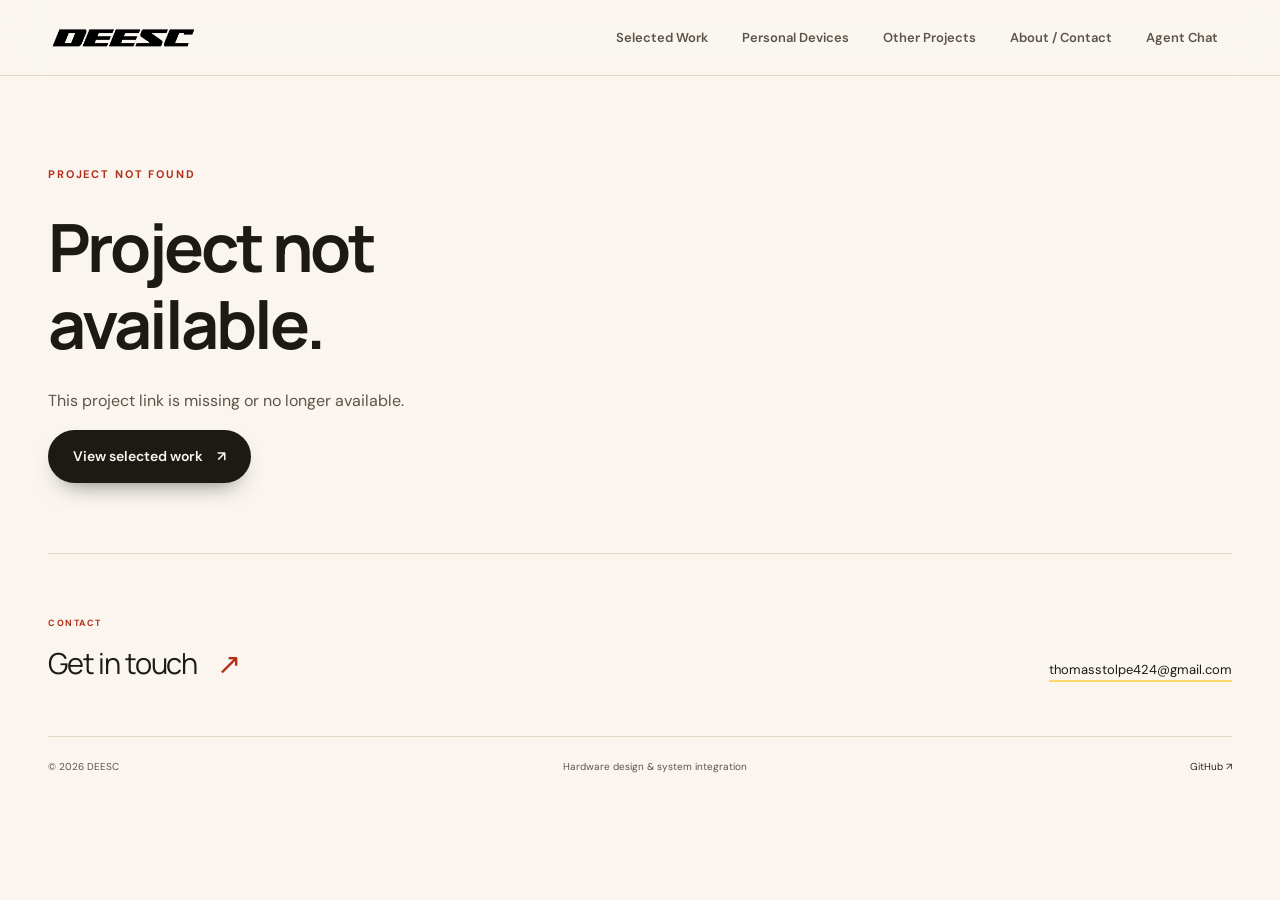
<file: project.html>
<!doctype html>
<html lang="en"><head><meta charset="utf-8"><meta name="viewport" content="width=device-width, initial-scale=1"><meta name="theme-color" content="#faf6ef"><meta name="description" content="Explore the design, hardware and development of DEESC electronics projects."><title>Project Details | DEESC</title><link rel="icon" href="assets/brand/deesc-icon.png"><link rel="canonical" href="https://deescproto.com/project.html"><meta property="og:type" content="website"><meta property="og:title" content="Project Details | DEESC"><meta property="og:description" content="Explore the design, hardware and development of DEESC electronics projects."><meta property="og:image" content="https://deescproto.com/photo-drone-hitl.webp"><meta name="twitter:card" content="summary_large_image"><link rel="stylesheet" href="styles.css?v=20261127-warm"><link rel="stylesheet" href="case-study.css?v=20261127-warm"></head><body>
<a class="skip-link" href="#main">Skip to content</a><header class="site-header"><div class="container nav-wrap">
 <a class="brand" href="index.html" aria-label="DEESC home"><img src="assets/brand/deesc-wordmark-blue.png" width="151" height="39" alt="DEESC"></a>
 <button class="menu-toggle" aria-expanded="false" aria-controls="main-nav"><span>Menu</span><span class="menu-icon" aria-hidden="true">☰</span></button>
 <nav class="main-nav" id="main-nav" aria-label="Main navigation"><a href="index.html">Selected Work</a><a href="people.html">Personal Devices</a><a href="projects.html">Other Projects</a><a href="about.html">About / Contact</a><a href="agent-chat.html">Agent Chat</a></nav></div></header><main id="main"><div id="projectMount"><noscript><div class="container page-intro"><h1>Project details</h1><p>Enable JavaScript to view the full gallery and project notes, or <a href="index.html">return to selected work</a>.</p></div></noscript></div><dialog class="lightbox" id="lightbox" aria-label="Project image viewer"><div class="lightbox-toolbar"><span id="lightboxCount"></span><button class="lightbox-close" aria-label="Close image viewer">Close <span aria-hidden="true">×</span></button></div><div class="lightbox-body"><button class="lightbox-prev" aria-label="Previous image">←</button><figure><img id="lightboxImage" alt=""><figcaption id="lightboxCaption"></figcaption></figure><button class="lightbox-next" aria-label="Next image">→</button></div></dialog><script src="projects-data.js?v=20261125-sources"></script><script src="project.js?v=20261127-name"></script></main><footer class="site-footer"><div class="container"><div class="footer-top"><div><p class="eyebrow">CONTACT</p><a class="footer-hello" href="mailto:thomasstolpe424@gmail.com">Get in touch <span aria-hidden="true">↗</span></a></div><a class="email-link" href="mailto:thomasstolpe424@gmail.com">thomasstolpe424@gmail.com</a></div><div class="footer-bottom"><span>© <span id="year">2026</span> DEESC</span><span>Hardware design & system integration</span><a href="https://github.com/tstolpe29" target="_blank" rel="noopener noreferrer">GitHub ↗</a></div></div></footer><script src="script.js?v=20261102b"></script></body></html>
</file>
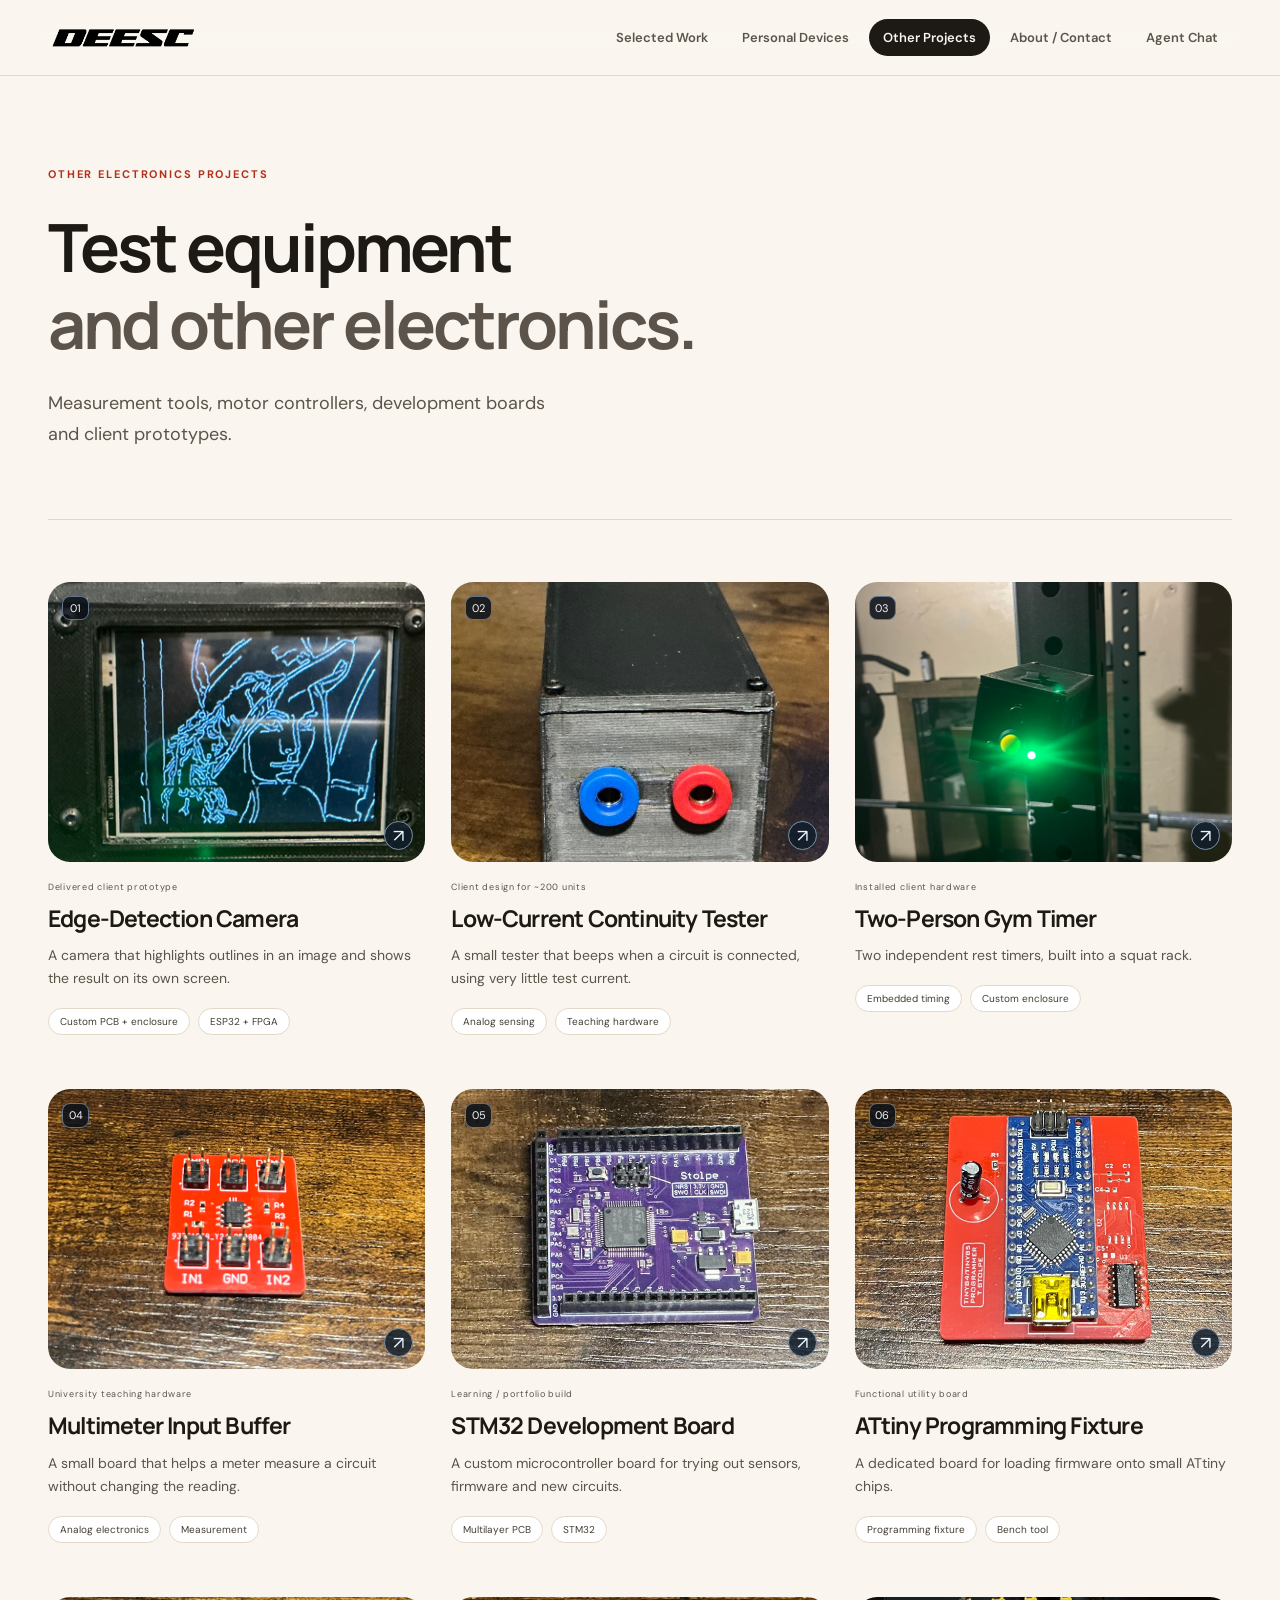
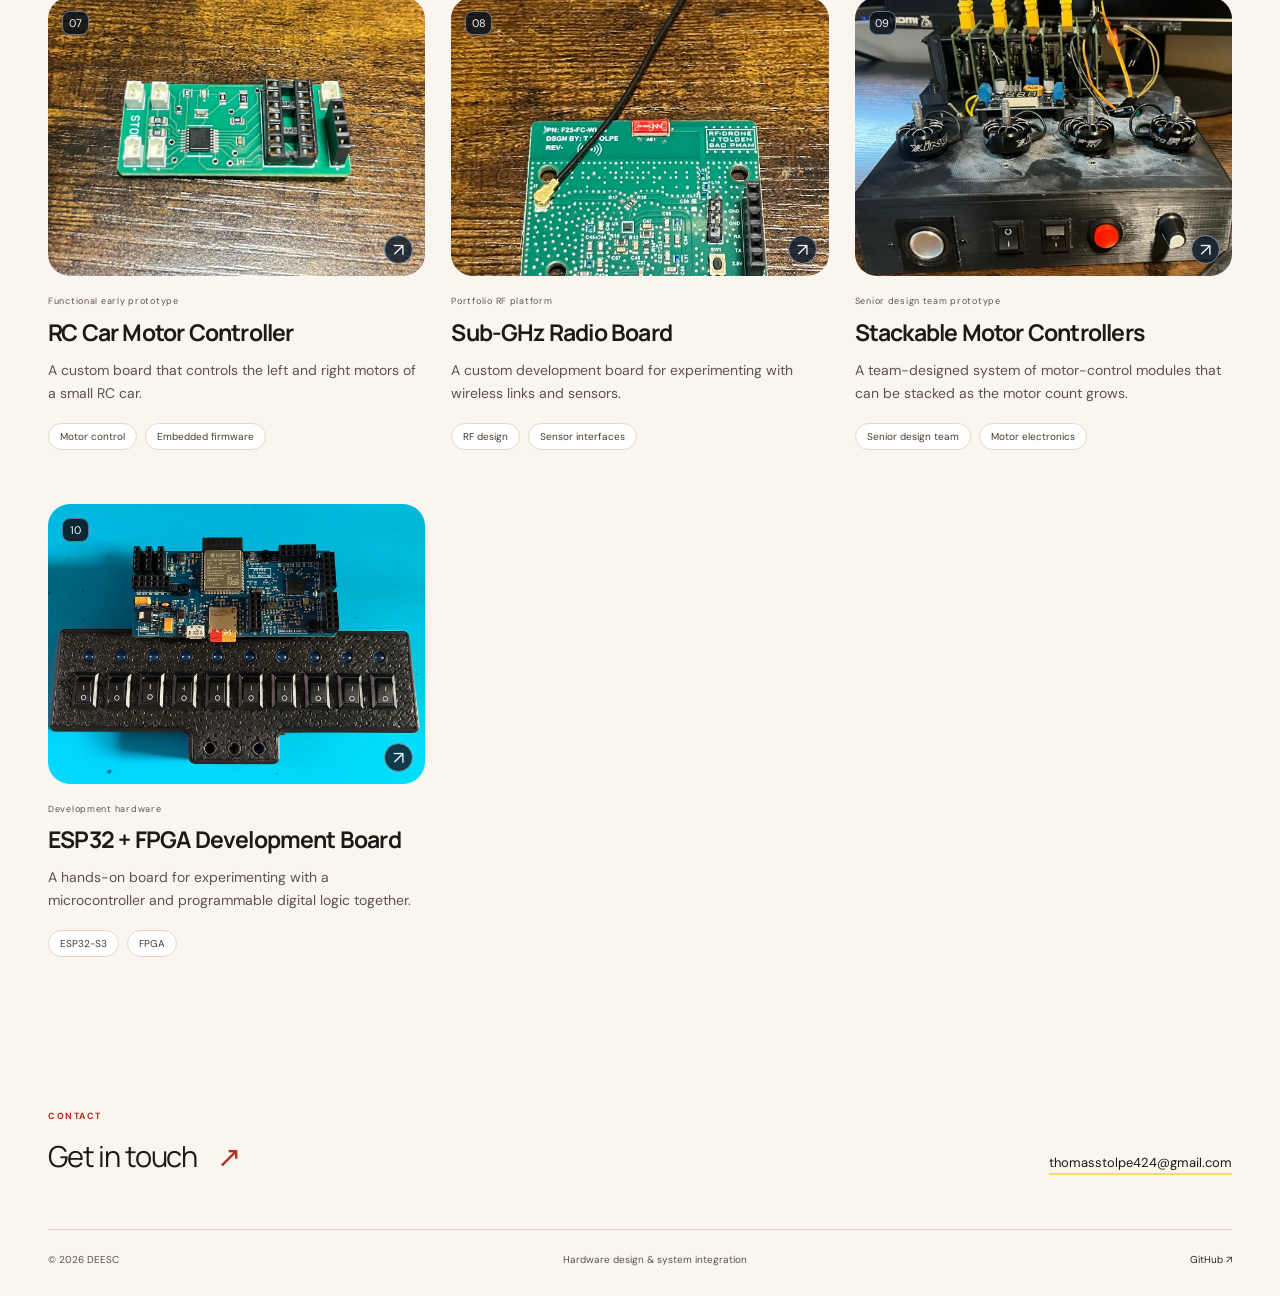
<file: projects.html>
<!doctype html>
<html lang="en"><head><meta charset="utf-8"><meta name="viewport" content="width=device-width, initial-scale=1"><meta name="theme-color" content="#faf6ef"><meta name="description" content="A collection of smaller electronics builds: test tools, motor controllers, microcontroller boards, radio hardware and FPGA experiments."><title>Other Projects | DEESC</title><link rel="icon" href="assets/brand/deesc-icon.png"><link rel="canonical" href="https://deescproto.com/projects.html"><meta property="og:type" content="website"><meta property="og:title" content="Other Projects | DEESC"><meta property="og:description" content="A collection of smaller electronics builds: test tools, motor controllers, microcontroller boards, radio hardware and FPGA experiments."><meta property="og:image" content="https://deescproto.com/photo-drone-hitl.webp"><meta name="twitter:card" content="summary_large_image"><link rel="stylesheet" href="styles.css?v=20261127-warm"></head><body>
<a class="skip-link" href="#main">Skip to content</a><header class="site-header"><div class="container nav-wrap">
 <a class="brand" href="index.html" aria-label="DEESC home"><img src="assets/brand/deesc-wordmark-blue.png" width="151" height="39" alt="DEESC"></a>
 <button class="menu-toggle" aria-expanded="false" aria-controls="main-nav"><span>Menu</span><span class="menu-icon" aria-hidden="true">☰</span></button>
 <nav class="main-nav" id="main-nav" aria-label="Main navigation"><a href="index.html">Selected Work</a><a href="people.html">Personal Devices</a><a href="projects.html" aria-current="page">Other Projects</a><a href="about.html">About / Contact</a><a href="agent-chat.html">Agent Chat</a></nav></div></header><main id="main"><section class="page-intro container"><p class="eyebrow">OTHER ELECTRONICS PROJECTS</p><h1>Test equipment<br><span class="muted">and other electronics.</span></h1><p class="intro-lede">Measurement tools, motor controllers, development boards<br>and client prototypes.</p></section><section class="container small-project-grid" aria-label="Other electronics projects"><article class="small-project"><a class="small-photo" href="project.html?id=edge-detection-camera" aria-label="View Edge-Detection Camera"><img src="assets/projects/edge-detection-camera/hero-cover.png" alt="Edge-Detection Camera" loading="lazy"><span class="small-index">01</span><span class="image-arrow" aria-hidden="true">↗</span></a><div class="small-copy"><p class="small-category">Delivered client prototype</p><h2><a href="project.html?id=edge-detection-camera">Edge-Detection Camera</a></h2><p>A camera that highlights outlines in an image and shows the result on its own screen.</p><div class="tags"><span>Custom PCB + enclosure</span><span>ESP32 + FPGA</span></div></div></article><article class="small-project"><a class="small-photo" href="project.html?id=low-current-continuity-checker" aria-label="View Low-Current Continuity Tester"><img src="assets/projects/low-current-continuity-checker/01.jpeg" alt="Low-Current Continuity Tester" loading="lazy"><span class="small-index">02</span><span class="image-arrow" aria-hidden="true">↗</span></a><div class="small-copy"><p class="small-category">Client design for ~200 units</p><h2><a href="project.html?id=low-current-continuity-checker">Low-Current Continuity Tester</a></h2><p>A small tester that beeps when a circuit is connected, using very little test current.</p><div class="tags"><span>Analog sensing</span><span>Teaching hardware</span></div></div></article><article class="small-project"><a class="small-photo" href="project.html?id=dual-gym-timer" aria-label="View Two-Person Gym Timer"><img src="assets/projects/dual-gym-timer/03.jpeg" alt="Two-Person Gym Timer" loading="lazy"><span class="small-index">03</span><span class="image-arrow" aria-hidden="true">↗</span></a><div class="small-copy"><p class="small-category">Installed client hardware</p><h2><a href="project.html?id=dual-gym-timer">Two-Person Gym Timer</a></h2><p>Two independent rest timers, built into a squat rack.</p><div class="tags"><span>Embedded timing</span><span>Custom enclosure</span></div></div></article><article class="small-project"><a class="small-photo" href="project.html?id=dmm-buffer" aria-label="View Multimeter Input Buffer"><img src="assets/projects/dmm-buffer/01.jpeg" alt="Multimeter Input Buffer" loading="lazy"><span class="small-index">04</span><span class="image-arrow" aria-hidden="true">↗</span></a><div class="small-copy"><p class="small-category">University teaching hardware</p><h2><a href="project.html?id=dmm-buffer">Multimeter Input Buffer</a></h2><p>A small board that helps a meter measure a circuit without changing the reading.</p><div class="tags"><span>Analog electronics</span><span>Measurement</span></div></div></article><article class="small-project"><a class="small-photo" href="project.html?id=stm32f401-dev-board" aria-label="View STM32 Development Board"><img src="assets/projects/stm32f401-dev-board/03.jpeg" alt="STM32 Development Board" loading="lazy"><span class="small-index">05</span><span class="image-arrow" aria-hidden="true">↗</span></a><div class="small-copy"><p class="small-category">Learning / portfolio build</p><h2><a href="project.html?id=stm32f401-dev-board">STM32 Development Board</a></h2><p>A custom microcontroller board for trying out sensors, firmware and new circuits.</p><div class="tags"><span>Multilayer PCB</span><span>STM32</span></div></div></article><article class="small-project"><a class="small-photo" href="project.html?id=attiny-programmer" aria-label="View ATtiny Programming Fixture"><img src="assets/projects/attiny-programmer/01.jpeg" alt="ATtiny Programming Fixture" loading="lazy"><span class="small-index">06</span><span class="image-arrow" aria-hidden="true">↗</span></a><div class="small-copy"><p class="small-category">Functional utility board</p><h2><a href="project.html?id=attiny-programmer">ATtiny Programming Fixture</a></h2><p>A dedicated board for loading firmware onto small ATtiny chips.</p><div class="tags"><span>Programming fixture</span><span>Bench tool</span></div></div></article><article class="small-project"><a class="small-photo" href="project.html?id=rc-car-controller" aria-label="View RC Car Motor Controller"><img src="assets/projects/rc-car-controller/03.jpeg" alt="RC Car Motor Controller" loading="lazy"><span class="small-index">07</span><span class="image-arrow" aria-hidden="true">↗</span></a><div class="small-copy"><p class="small-category">Functional early prototype</p><h2><a href="project.html?id=rc-car-controller">RC Car Motor Controller</a></h2><p>A custom board that controls the left and right motors of a small RC car.</p><div class="tags"><span>Motor control</span><span>Embedded firmware</span></div></div></article><article class="small-project"><a class="small-photo" href="project.html?id=rf-development-board" aria-label="View Sub-GHz Radio Board"><img src="assets/projects/rf-development-board/01.jpeg" alt="Sub-GHz Radio Board" loading="lazy"><span class="small-index">08</span><span class="image-arrow" aria-hidden="true">↗</span></a><div class="small-copy"><p class="small-category">Portfolio RF platform</p><h2><a href="project.html?id=rf-development-board">Sub-GHz Radio Board</a></h2><p>A custom development board for experimenting with wireless links and sensors.</p><div class="tags"><span>RF design</span><span>Sensor interfaces</span></div></div></article><article class="small-project"><a class="small-photo" href="project.html?id=modular-bldc-senior-project" aria-label="View Stackable Motor Controllers"><img src="assets/projects/modular-bldc-senior-project/03.png" alt="Stackable Motor Controllers" loading="lazy"><span class="small-index">09</span><span class="image-arrow" aria-hidden="true">↗</span></a><div class="small-copy"><p class="small-category">Senior design team prototype</p><h2><a href="project.html?id=modular-bldc-senior-project">Stackable Motor Controllers</a></h2><p>A team-designed system of motor-control modules that can be stacked as the motor count grows.</p><div class="tags"><span>Senior design team</span><span>Motor electronics</span></div></div></article><article class="small-project"><a class="small-photo" href="project.html?id=esp32-fpga-development-board" aria-label="View ESP32 + FPGA Development Board"><img src="photo-fpga-board.webp" alt="ESP32 + FPGA Development Board" loading="lazy"><span class="small-index">10</span><span class="image-arrow" aria-hidden="true">↗</span></a><div class="small-copy"><p class="small-category">Development hardware</p><h2><a href="project.html?id=esp32-fpga-development-board">ESP32 + FPGA Development Board</a></h2><p>A hands-on board for experimenting with a microcontroller and programmable digital logic together.</p><div class="tags"><span>ESP32-S3</span><span>FPGA</span></div></div></article></section></main><footer class="site-footer"><div class="container"><div class="footer-top"><div><p class="eyebrow">CONTACT</p><a class="footer-hello" href="mailto:thomasstolpe424@gmail.com">Get in touch <span aria-hidden="true">↗</span></a></div><a class="email-link" href="mailto:thomasstolpe424@gmail.com">thomasstolpe424@gmail.com</a></div><div class="footer-bottom"><span>© <span id="year">2026</span> DEESC</span><span>Hardware design & system integration</span><a href="https://github.com/tstolpe29" target="_blank" rel="noopener noreferrer">GitHub ↗</a></div></div></footer><script src="script.js?v=20261102"></script></body></html>
</file>
<file: styles.css>
@import url('https://fonts.googleapis.com/css2?family=DM+Sans:wght@400;500;600;700&family=Manrope:wght@400;500;600;700;800&display=swap');
:root{--bg:#faf6ef;--surface:#fff;--sand:#f2eadd;--line:#e3d8c7;--text:#1d1a16;--muted:#5c544a;--ink:#1d1a16;--on-ink:#faf6ef;--link:#b3301a;--mark:#ffd66b;--peach:#ffd8c4;--mint:#cdebd5;--lilac:#e3daf8;--shadow:0 1px 0 rgba(60,40,10,.04),0 18px 40px -22px rgba(60,40,10,.3);--blue:var(--ink);--blue-light:var(--link);--font:'DM Sans',Arial,sans-serif;--display:'Manrope',Arial,sans-serif;color-scheme:light}
*{box-sizing:border-box}html{scroll-behavior:smooth;scroll-padding-top:100px}body{margin:0;background:var(--bg);color:var(--text);font-family:var(--font);font-size:16px;line-height:1.65;-webkit-font-smoothing:antialiased}a{color:inherit;text-decoration:none}button{font:inherit;color:inherit}img{display:block;max-width:100%}::selection{background:var(--mark);color:var(--ink)}:focus-visible{outline:2px solid var(--blue-light);outline-offset:6px}h1,h2,h3{font-family:var(--display);line-height:1.12;letter-spacing:-.045em;font-weight:600}h1,h2,h3,p{margin-top:0}p{color:var(--muted)}.container{width:min(1280px,calc(100% - 96px));margin-inline:auto}.muted{color:#5c544a}.eyebrow{font-size:11px;font-weight:700;line-height:1.6;letter-spacing:.17em;color:var(--blue-light);margin-bottom:24px}.skip-link{position:fixed;left:24px;top:-100px;z-index:200;background:var(--blue);color:#faf6ef;padding:12px 18px}.skip-link:focus{top:12px}
.site-header{height:86px;position:sticky;top:0;z-index:50;background:rgba(250,246,239,.88);border-bottom:1px solid var(--line);backdrop-filter:blur(20px)}.nav-wrap{display:flex;height:100%;align-items:center;justify-content:space-between;gap:36px}.brand{width:151px;display:flex;flex-direction:column;align-items:center;gap:0;flex-shrink:0}.brand img{width:151px;height:auto;max-height:38px;object-fit:contain}.brand span{font-size:8px;letter-spacing:.45em;font-weight:600;padding-left:.45em;color:#453d34}.main-nav{display:flex;gap:32px;align-items:center}.main-nav a{font-size:13px;font-weight:500;padding:31px 0 29px;color:#453d34;border-bottom:2px solid transparent;transition:color .2s,border-color .2s}.main-nav a:hover,.main-nav a[aria-current=page]{color:#1d1a16;border-bottom-color:var(--blue)}.menu-toggle{display:none}
.hero{position:relative;min-height:790px;height:min(850px,calc(100svh - 86px));isolation:isolate;overflow:hidden;background:#0e1825}.hero-photo{position:absolute;inset:0;width:100%;height:100%;object-fit:cover;object-position:50% 74%;z-index:-3}.hero-shade{position:absolute;inset:0;z-index:-2;background:linear-gradient(180deg,rgba(8,15,24,.87) 0%,rgba(8,15,24,.55) 29%,rgba(8,15,24,0) 62%,rgba(8,15,24,.36) 87%,#0a1018 100%)}.hero-copy{padding-top:62px;position:relative}.hero-copy .eyebrow{display:flex;align-items:center;gap:12px;font-size:10px;margin-bottom:20px}.small-line{display:inline-block;width:25px;height:1px;background:var(--blue)}.hero h1{font-size:clamp(47px,5.25vw,76px);max-width:910px;margin-bottom:20px;letter-spacing:-.052em;line-height:1.04}.hero h1 em{font-style:normal;color:#8dceff}.hero-lede{font-size:16px;line-height:1.65;max-width:640px;color:#d0dae5;margin-bottom:25px}.button{display:inline-flex;align-items:center;justify-content:space-between;gap:32px;padding:13px 21px;font-weight:600;font-size:13px;border:1px solid transparent;transition:background .2s,transform .2s}.button.primary{background:var(--blue);color:#faf6ef}.button:hover{background:#b3301a;transform:translateY(-2px)}.hero-caption{position:absolute;bottom:27px;left:0;right:0;display:flex;align-items:center;gap:20px;font-size:12px;color:#d0dbe8}.hero-caption span:first-child{font-size:9px;letter-spacing:.19em;color:var(--blue-light)}.hero-caption span:last-child{margin-left:auto;font-size:10px;letter-spacing:.15em}
.discipline-strip{border-block:1px solid var(--line);background:#fff}.discipline-strip .container{display:flex;align-items:center;justify-content:space-between;gap:20px;padding-block:22px}.discipline-strip span{font-size:10px;font-weight:500;letter-spacing:.13em;color:#5c544a}.discipline-strip i{width:3px;height:3px;background:#e9dfcf;border-radius:50%}.section{padding-block:108px}.section-heading{display:flex;justify-content:space-between;align-items:flex-end;gap:70px;margin-bottom:54px}.section-heading h2{font-size:42px;line-height:1.2;margin-bottom:0}.section-heading .eyebrow{margin-bottom:20px}.section-heading>p{max-width:330px;margin-bottom:4px;font-size:15px}
.feature{display:grid;grid-template-columns:1.12fr 1fr;gap:68px;align-items:center;padding:42px 0;border-top:1px solid var(--line)}.feature:last-child{padding-bottom:0}.feature-visual{position:relative;display:block;aspect-ratio:1.09;overflow:hidden;background:#f2eadd}.feature-visual img{width:100%;height:100%;object-fit:cover;transition:transform .7s}.feature-visual:after,.people-photo:after,.about-image:after{content:'';position:absolute;inset:50% 0 0;background:linear-gradient(transparent,rgba(6,12,19,.78));pointer-events:none}.feature-visual:hover img,.small-photo:hover img{transform:scale(1.035)}.photo-label{position:absolute;z-index:1;left:23px;bottom:20px;font-size:9px;letter-spacing:.13em;color:white}.image-arrow{position:absolute;z-index:2;right:20px;bottom:18px;display:grid;place-items:center;width:36px;height:36px;border:1px solid #7e93a9;background:#111e2bd9;border-radius:50%;font-size:21px;color:#e8f4ff}.feature-top{display:flex;justify-content:space-between;align-items:center;margin-bottom:32px}.index-number{font-family:var(--display);font-weight:500;font-size:42px;letter-spacing:-.06em;color:#7a6f62;line-height:1}.status{font-size:9px;letter-spacing:.12em;font-weight:600;display:flex;align-items:center;gap:8px;color:#453d34}.status i{width:5px;height:5px;background:var(--blue);border-radius:50%}.feature-copy .eyebrow{margin-bottom:14px}.feature h3{font-size:39px;margin-bottom:20px}.feature-copy>p:not(.eyebrow){font-size:15px}.detail-lines{list-style:none;padding:0;margin:24px 0 28px}.detail-lines li{position:relative;border-top:1px solid var(--line);padding:11px 0 11px 18px;font-size:12px;color:#453d34}.detail-lines li:before{content:'+';position:absolute;left:0;color:var(--blue)}.text-link{display:inline-flex;align-items:center;justify-content:space-between;gap:40px;font-weight:600;font-size:13px;padding-block:7px;border-bottom:1px solid #cdbfa9;transition:color .2s,border-color .2s}.text-link span{font-size:20px;color:var(--blue)}.text-link:hover{color:var(--blue-light);border-color:var(--blue-light)}.feature-hitl .feature-visual{grid-column:2;grid-row:1}.feature-hitl .feature-copy{grid-column:1;grid-row:1}
.approach-band{background:#fff;border-block:1px solid var(--line);padding-block:64px}.approach-inner{display:grid;grid-template-columns:.65fr 1.4fr 1fr;gap:36px;align-items:center}.approach-inner>.eyebrow{align-self:start;margin-top:7px}.approach-inner h2{font-size:37px;margin:0;line-height:1.25}.approach-inner h2 span{color:#5c544a}.approach-inner>p:last-child{font-size:14px;margin:0}.site-footer{padding:62px 0 27px}.footer-top{display:flex;align-items:flex-end;justify-content:space-between;gap:30px;padding-bottom:54px}.footer-top .eyebrow{font-size:9px;margin-bottom:14px}.footer-hello{font-family:var(--display);font-size:29px;letter-spacing:-.04em;line-height:1.25}.footer-hello span{color:var(--blue);margin-left:15px}.email-link{color:#453d34;font-size:13px;border-bottom:1px solid #cdbfa9}.footer-bottom{display:flex;gap:24px;align-items:center;justify-content:space-between;border-top:1px solid var(--line);padding-top:22px;font-size:10px;color:#5c544a}.footer-bottom a{color:#2b2620}
.page-intro{padding-top:90px;padding-bottom:70px;border-bottom:1px solid var(--line)}.page-intro h1{font-size:clamp(44px,5.2vw,70px);line-height:1.16;margin-bottom:26px}.intro-lede{font-size:18px;max-width:760px;line-height:1.7;margin-bottom:0}.people-projects{padding-bottom:40px}.people-feature{display:grid;grid-template-columns:1fr 1fr;gap:80px;align-items:center;padding-block:74px;border-bottom:1px solid var(--line)}.people-feature:last-child{border:0}.people-photo{position:relative;overflow:hidden;display:block;background:#fff;aspect-ratio:1/1.06}.people-photo img{width:100%;height:100%;object-fit:cover}.people-copy .index-number{display:block;margin-bottom:28px}.people-copy .eyebrow{font-size:10px;margin-bottom:15px}.people-copy h2{font-size:42px;line-height:1.18}.people-copy>p:not(.eyebrow){font-size:15px}.tags{display:flex;flex-wrap:wrap;gap:8px;margin-top:22px}.tags span{padding:5px 9px;border:1px solid #e3d8c7;font-size:10px;line-height:1.5;color:#453d34}.people-copy .text-link{margin-top:28px}.people-feature.reverse .people-photo{grid-column:2;grid-row:1}.people-feature.reverse .people-copy{grid-column:1;grid-row:1}
.small-project-grid{display:grid;grid-template-columns:repeat(3,minmax(0,1fr));column-gap:26px;row-gap:54px;padding-block:62px 90px}.small-project{min-width:0}.small-photo{display:block;position:relative;aspect-ratio:1.35;overflow:hidden;background:#f2eadd}.small-photo img{width:100%;height:100%;object-fit:cover;transition:transform .6s}.small-index{position:absolute;top:14px;left:14px;background:#0a1018d9;border:1px solid #5f748d;min-width:27px;text-align:center;font-size:11px;padding:2px 5px}.small-photo .image-arrow{width:29px;height:29px;font-size:18px;bottom:12px;right:12px}.small-copy{padding-top:18px}.small-category{color:#5c544a;font-size:9px;letter-spacing:.08em;margin-bottom:9px}.small-copy h2{font-size:23px;line-height:1.25;letter-spacing:-.035em;margin-bottom:12px}.small-copy h2 a:hover{color:var(--blue-light)}.small-copy>p:not(.small-category){font-size:14px;margin-bottom:0}.small-copy .tags{margin-top:18px}
.about-layout{display:grid;grid-template-columns:1fr 1fr;gap:76px;align-items:start;padding-block:70px 90px}.about-image{position:relative;height:620px}.about-image img{width:100%;height:100%;object-fit:cover}.about-text h2{font-size:37px;line-height:1.2}.about-text>p{font-size:15px}.about-text .eyebrow{font-size:10px}.skill-list{margin:30px 0 0}.skill-list>div{display:grid;grid-template-columns:95px 1fr;gap:14px;border-top:1px solid var(--line);padding-block:13px;font-size:12px}.skill-list dt{color:#1d1a16;font-weight:600}.skill-list dd{margin:0;color:var(--muted)}.contact-panel{background:#f2eadd;padding:48px;display:grid;grid-template-columns:1fr 1fr;gap:60px;margin-bottom:75px;border:1px solid #e3d8c7}.contact-panel h2{font-size:39px;margin-bottom:18px}.contact-panel p:not(.eyebrow){font-size:14px;margin:0}.contact-links{align-self:center}.contact-links a{position:relative;display:flex;flex-direction:column;padding:18px 25px 18px 0;border-bottom:1px solid #e3d8c7;gap:6px}.contact-links span{font-size:10px;color:#453d34}.contact-links strong{font-size:15px;font-weight:500;overflow-wrap:anywhere}.contact-links b{position:absolute;right:0;top:45%;color:var(--blue)}
.case-hero{padding-top:47px;padding-bottom:64px;background:linear-gradient(140deg,#fff,#faf6ef)}.back-link{font-size:12px;color:#5c544a;display:inline-block;margin-bottom:43px}.back-link:hover{color:var(--blue-light)}.case-hero-grid{display:grid;grid-template-columns:1fr 1.07fr;gap:64px;align-items:center}.case-hero h1{font-size:clamp(40px,4.3vw,62px);line-height:1.09;margin-bottom:22px}.case-subtitle{font-size:17px}.case-hero .eyebrow{margin-bottom:17px}.case-status{font-size:11px;color:#2b2620;margin-top:28px;display:flex;gap:9px;align-items:center}.case-status:before{content:'';width:5px;height:5px;border-radius:50%;background:var(--blue);flex-shrink:0}.case-hero-image{margin:0;aspect-ratio:1.17;background:#f2eadd}.case-hero-image img{width:100%;height:100%;object-fit:cover}.case-hero-image.contain img{object-fit:contain}.facts{display:grid;grid-template-columns:repeat(3,1fr);border-block:1px solid var(--line)}.facts>div{padding:24px 28px;border-right:1px solid var(--line)}.facts>div:first-child{padding-left:0}.facts>div:last-child{border-right:0}.facts dt{font-size:10px;color:#5c544a;letter-spacing:.08em;margin-bottom:5px}.facts dd{font-size:16px;margin:0;color:#2b2620}.case-section{padding-block:70px}.case-grid{display:grid;grid-template-columns:1fr 1fr;gap:80px}.case-grid h2{font-size:36px;line-height:1.18}.case-overview{font-size:17px;color:#2b2620}.case-focus{font-size:15px}.engineering-list{list-style:none;margin:0;padding:0}.engineering-list li{padding:18px 0;border-top:1px solid var(--line);display:grid;grid-template-columns:26px 1fr;gap:15px;color:#453d34;font-size:14px}.engineering-list li span{font-size:10px;color:var(--blue);padding-top:3px}.engineering-list li p{margin:0;color:inherit}.architecture{margin-top:54px;border-block:1px solid var(--line);padding-block:28px}.architecture>.eyebrow{font-size:10px;margin-bottom:18px}.system-flow{display:grid;grid-template-columns:repeat(4,minmax(0,1fr));gap:18px}.system-node{border-left:2px solid #cdbfa9;padding-left:15px}.system-node span{font-size:9px;color:var(--blue);display:block;margin-bottom:6px}.system-node h3{font-family:var(--font);font-size:14px;letter-spacing:0;margin-bottom:5px}.system-node p{font-size:11px;margin:0}.outcome{margin-top:40px;padding:24px 28px;background:#fff;border-left:2px solid var(--blue)}.outcome .eyebrow{font-size:10px;margin-bottom:9px}.outcome p:last-child{font-size:14px;margin:0;color:#453d34}
.docs-section{padding-bottom:50px}.docs-box{border:1px solid var(--line);padding:30px}.docs-box h2{font-size:25px;margin-bottom:10px}.docs-box>p{font-size:14px}.doc-links{display:flex;flex-wrap:wrap;gap:12px;margin-top:22px}.doc-links a{display:inline-flex;align-items:center;gap:25px;padding:12px 16px;background:#f2eadd;border:1px solid #e3d8c7;font-size:12px;overflow-wrap:anywhere;max-width:100%}.doc-links a:hover{border-color:var(--blue)}.doc-links a span{color:var(--blue-light);font-size:10px;white-space:nowrap}.gallery-section{padding-block:30px 80px}.gallery-heading{display:flex;justify-content:space-between;align-items:flex-end;gap:30px;margin-bottom:28px}.gallery-heading h2{font-size:34px;margin-bottom:0}.gallery-heading .eyebrow{margin-bottom:14px}.gallery-heading>p{font-size:12px;margin:0}.gallery-grid{display:grid;grid-template-columns:repeat(3,minmax(0,1fr));gap:24px;align-items:start}.gallery-item{width:100%;padding:0;border:1px solid #e3d8c7;background:#fff;text-align:left;cursor:zoom-in;overflow:hidden}.gallery-item img{width:100%;height:250px;object-fit:cover;background:#f2eadd}.gallery-item[data-technical=true] img{object-fit:contain}.gallery-item span{display:block;padding:13px 15px;font-size:11px;line-height:1.55;color:#453d34}.gallery-item:hover{border-color:#1d1a16}.case-simple{max-width:900px;margin:0 auto}.case-simple h2{font-size:32px}.case-simple p{font-size:18px;color:#2b2620}.project-related{border-top:1px solid var(--line);padding-block:30px 50px;display:flex;align-items:center;justify-content:space-between;gap:30px}.project-related>span{font-size:10px;color:#5c544a;letter-spacing:.14em}.project-related a{font-size:20px;line-height:1.35;font-family:var(--display)}.project-related a span{color:var(--blue);margin-left:15px}
.lightbox{max-width:none;width:100vw;height:100dvh;max-height:none;inset:0;margin:0;padding:20px 30px;border:0;color:var(--text);background:rgba(5,9,15,.98)}.lightbox::backdrop{background:#03060a}.lightbox-toolbar{display:flex;justify-content:space-between;align-items:center;height:47px;max-width:1550px;margin:auto}.lightbox-toolbar>span{font-size:12px;color:#a4b8d0}.lightbox button{background:#152538;border:1px solid #405a77;cursor:pointer;padding:8px 15px}.lightbox button:hover{background:#263f5c}.lightbox-close{font-size:12px}.lightbox-close span{margin-left:20px;font-size:20px}.lightbox-body{display:grid;grid-template-columns:50px minmax(0,1fr) 50px;gap:20px;align-items:center;height:calc(100% - 60px);max-width:1550px;margin:auto}.lightbox figure{margin:0;min-width:0;display:flex;flex-direction:column;align-items:center;gap:16px;max-height:100%}.lightbox figure img{max-height:calc(100dvh - 175px);object-fit:contain;min-height:0}.lightbox figcaption{font-size:12px;color:#bacbdf;text-align:center}.lightbox-prev,.lightbox-next{font-size:20px;height:50px}.no-scroll{overflow:hidden}.error-page{min-height:50vh}
@media(min-width:1600px){.hero-photo{object-position:center 68%}.hero-copy{padding-top:70px}.hero h1{font-size:80px}}
@media(max-width:1100px){.container{width:calc(100% - 64px)}.main-nav{gap:23px}.hero{min-height:730px;height:770px}.hero-photo{object-position:55% 73%}.feature{gap:38px}.feature h3{font-size:32px}.feature-top{margin-bottom:24px}.section-heading{gap:40px}.section-heading h2{font-size:36px}.approach-inner{grid-template-columns:.6fr 1.25fr 1fr;gap:25px}.approach-inner h2{font-size:30px}.people-feature{gap:45px}.people-copy h2{font-size:35px}.case-hero-grid{gap:36px}.case-grid{gap:48px}.small-project-grid{gap:44px 22px}.small-copy h2{font-size:21px}.about-layout{gap:44px}.contact-panel{gap:40px;padding:36px}.gallery-item img{height:210px}.footer-hello{font-size:25px}}
@media(max-width:800px){.container{width:calc(100% - 40px)}.site-header{height:72px}.brand{width:125px}.brand img{width:125px;max-height:31px}.brand span{font-size:7px}.menu-toggle{display:flex;align-items:center;gap:14px;background:none;border:1px solid #e3d8c7;padding:7px 11px;font-size:12px;cursor:pointer}.menu-icon{color:var(--blue);font-size:16px}.main-nav{position:absolute;top:71px;left:0;right:0;padding:12px 20px 22px;background:#fff;border-bottom:1px solid #e3d8c7;display:none;flex-direction:column;align-items:stretch;gap:0}.main-nav.open{display:flex}.main-nav a{padding:14px 8px;border-bottom:1px solid #e3d8c7}.main-nav a[aria-current=page]{color:var(--blue-light)}.hero{min-height:720px;height:780px}.hero-copy{padding-top:48px}.hero h1{font-size:56px;line-height:1.09}.hero-photo{object-position:52% 100%;object-fit:contain;background:#0f1b29}.hero-shade{background:linear-gradient(180deg,#0b1420 0%,rgba(11,20,32,.95) 22%,rgba(11,20,32,.4) 42%,transparent 68%,#0a1018 100%)}.hero-caption{bottom:25px}.hero-caption span{font-size:11px}.hero-caption span:first-child{display:none}.hero-copy .eyebrow{font-size:9px}.hero-lede{font-size:15px}.discipline-strip .container{display:grid;grid-template-columns:1fr 1fr;gap:10px 20px;padding-block:18px}.discipline-strip i{display:none}.discipline-strip span{font-size:9px}.section{padding-block:70px}.section-heading{display:block;margin-bottom:35px}.section-heading h2{font-size:36px}.section-heading>p{margin-top:22px;max-width:540px}.feature{grid-template-columns:1fr;gap:28px;padding-block:30px 46px}.feature-visual{aspect-ratio:1.35}.feature-hitl .feature-visual,.feature-hitl .feature-copy{grid-column:auto;grid-row:auto}.feature-top{margin-bottom:22px}.feature h3{font-size:36px}.feature-copy{padding-inline:5px}.feature-copy>p:not(.eyebrow){max-width:600px}.detail-lines{margin-block:20px}.approach-inner{grid-template-columns:1fr 1fr;gap:20px 35px}.approach-inner>.eyebrow{grid-column:1/-1;margin:0}.approach-inner h2{font-size:29px}.approach-inner>p:last-child{font-size:13px}.footer-top{align-items:flex-start;flex-direction:column;gap:24px;padding-bottom:35px}.footer-bottom{flex-wrap:wrap;gap:12px 22px}.footer-bottom span:nth-child(2){order:3;width:100%}.footer-bottom>a{margin-left:auto}.page-intro{padding-block:56px 44px}.page-intro h1{font-size:48px}.intro-lede{font-size:16px}.people-feature{grid-template-columns:1fr;gap:32px;padding-block:44px}.people-photo{aspect-ratio:1.2;max-height:560px}.people-feature.reverse .people-photo,.people-feature.reverse .people-copy{grid-column:auto;grid-row:auto}.people-copy h2{font-size:37px}.people-copy .index-number{font-size:32px;margin-bottom:22px}.small-project-grid{grid-template-columns:repeat(2,minmax(0,1fr));gap:38px 20px;padding-block:44px 60px}.small-copy h2{font-size:21px}.about-layout{grid-template-columns:1fr;gap:35px;padding-block:44px}.about-image{height:auto;aspect-ratio:1.2}.about-text h2{font-size:36px}.contact-panel{grid-template-columns:1fr;gap:24px;margin-bottom:38px;padding:28px}.contact-panel h2{font-size:34px}.case-hero{padding-block:28px 40px}.back-link{margin-bottom:30px}.case-hero-grid{grid-template-columns:1fr;gap:32px}.case-hero h1{font-size:48px;max-width:600px}.case-hero-image{aspect-ratio:1.4}.case-grid{grid-template-columns:1fr;gap:30px}.case-section{padding-block:45px}.facts>div{padding:20px 15px}.facts dd{font-size:13px}.case-grid h2{font-size:32px}.system-flow{grid-template-columns:1fr 1fr;gap:25px}.gallery-grid{grid-template-columns:1fr 1fr;gap:16px}.gallery-heading{display:block}.gallery-heading>p{margin-top:16px}.gallery-item img{height:210px}.gallery-section{padding-block:20px 45px}.project-related a{font-size:18px}.docs-box{padding:22px}.lightbox{padding:15px 12px}.lightbox-body{grid-template-columns:34px minmax(0,1fr) 34px;gap:8px}.lightbox-prev,.lightbox-next{padding:4px!important;height:40px}.lightbox figcaption{font-size:11px}.lightbox-close{padding:4px 10px!important}}
@media(max-width:480px){.hero{height:720px;min-height:0}.hero-copy{padding-top:38px}.hero h1{font-size:41px;letter-spacing:-.055em;line-height:1.13}.hero-copy .eyebrow{font-size:8px;gap:8px;letter-spacing:.1em}.small-line{width:18px}.hero-lede{font-size:14px;max-width:330px}.desktop-break{display:none}.hero-photo{object-fit:cover;height:430px;top:auto;bottom:20px;object-position:52% 100%;opacity:.96}.hero-shade{background:linear-gradient(180deg,#0b1420 0%,#0b1420 27%,rgba(11,20,32,.8) 41%,transparent 61%,rgba(10,16,24,.12) 83%,#0a1018 100%)}.hero-caption{font-size:10px;gap:10px;bottom:22px}.hero-caption span:nth-child(2){font-size:10px}.button{padding:12px 17px;font-size:12px}.discipline-strip span{font-size:8px;letter-spacing:.08em}.section-heading h2{font-size:31px}.section-heading .eyebrow{font-size:10px}.feature h3{font-size:33px}.feature-visual{aspect-ratio:1.15}.feature-copy{padding:0}.feature-top .status{font-size:8px}.index-number{font-size:34px}.photo-label{left:15px;bottom:17px;font-size:8px;max-width:75%}.feature-copy>.eyebrow{font-size:10px}.detail-lines li{font-size:11px}.approach-band{padding-block:44px}.approach-inner{grid-template-columns:1fr;gap:20px}.approach-inner h2{font-size:32px}.approach-inner>p:last-child{font-size:14px}.site-footer{padding-top:42px}.footer-hello{font-size:25px}.email-link{font-size:12px}.footer-bottom{font-size:9px}.page-intro h1{font-size:39px}.page-intro .eyebrow{font-size:10px}.intro-lede{font-size:15px}.small-project-grid{grid-template-columns:1fr;row-gap:42px}.small-photo{aspect-ratio:1.45}.small-copy h2{font-size:24px}.small-copy>p:not(.small-category){font-size:15px}.people-copy h2{font-size:34px}.people-photo{aspect-ratio:1.08}.about-text h2{font-size:31px}.contact-panel{padding:23px}.contact-links strong{font-size:12px}.case-hero h1{font-size:41px}.case-subtitle{font-size:16px}.case-hero-image{aspect-ratio:1.15}.facts{grid-template-columns:1fr}.facts>div,.facts>div:first-child{padding:14px 0;border-right:0;border-bottom:1px solid var(--line);display:grid;grid-template-columns:105px 1fr;gap:10px;align-items:center}.facts>div:last-child{border-bottom:0}.facts dt{margin:0}.facts dd{font-size:14px}.case-overview{font-size:16px}.case-focus{font-size:14px}.engineering-list li{font-size:13px}.system-flow{gap:22px 14px}.system-node{padding-left:10px}.system-node h3{font-size:12px}.system-node p{font-size:10px}.outcome{padding:20px}.gallery-grid{grid-template-columns:1fr}.gallery-item img{height:auto;max-height:380px;object-fit:contain}.gallery-heading h2{font-size:29px}.project-related{align-items:flex-start;flex-direction:column;gap:15px}.case-simple p{font-size:16px}.lightbox-body{grid-template-columns:30px minmax(0,1fr) 30px;gap:5px}.lightbox-toolbar{height:45px}.lightbox figure img{max-height:calc(100dvh - 200px)}}
@media(prefers-reduced-motion:reduce){html{scroll-behavior:auto}*,*:before,*:after{animation:none!important;transition:none!important}}
/* Final image framing keeps both flagship builds visible at small widths. */
@media(min-width:801px){.hero-shade{background:linear-gradient(90deg,rgba(7,14,23,.55),rgba(7,14,23,.18) 52%,transparent 75%),linear-gradient(180deg,rgba(8,15,24,.87) 0%,rgba(8,15,24,.55) 29%,transparent 62%,rgba(8,15,24,.36) 87%,#0a1018 100%)}}
@media(max-width:480px){.hero-photo{height:auto;width:100%;bottom:22px;object-fit:contain}.hero{height:690px}.hero-shade{background:linear-gradient(180deg,#0b1420 0%,#0b1420 38%,rgba(11,20,32,.3) 57%,transparent 72%,rgba(10,16,24,.08) 90%,#0a1018 100%)}}

/* Lessons article shares the existing site header, palette and footer. */
.lessons-article{max-width:780px;padding-block:68px 80px}
.lessons-heading{padding-bottom:32px;margin-bottom:36px;border-bottom:1px solid var(--line)}
.lessons-heading .eyebrow{margin-bottom:18px}
.lessons-heading h1{font-size:clamp(38px,5vw,58px);line-height:1.1;margin-bottom:0}
.lessons-body{font-size:17px;line-height:1.85}
.lessons-body p{color:#2b2620;margin-bottom:25px}
.lessons-body p:first-child{font-size:20px;line-height:1.7;color:var(--text)}
.lessons-body .lesson-takeaway{font-size:24px;color:var(--text);border-left:3px solid var(--blue);padding-left:22px;margin-block:36px}
.lessons-back{margin-top:22px}
@media(min-width:801px) and (max-width:1100px){.main-nav{gap:17px}.main-nav a{font-size:12px}.nav-wrap{gap:24px}}
@media(max-width:800px){.lessons-article{padding-block:42px 54px}.lessons-body{font-size:16px;line-height:1.8}.lessons-body p:first-child{font-size:18px}.lessons-body .lesson-takeaway{font-size:21px}}
/* ---- Warm light theme, 2026-11-27 ----
   The colours above were converted from the earlier dark palette. This block shapes the
   components to match the Agent Chat page. Areas drawn over photographs stay dark on purpose. */
html{scroll-padding-top:96px}
h1,h2,h3{font-weight:700}
.site-header{height:76px}
.brand img{filter:brightness(0)}
.main-nav{gap:6px}
.main-nav a{padding:8px 14px;border:0;border-radius:999px;font-weight:600;color:var(--muted)}
.main-nav a:hover{color:var(--text);background:var(--sand)}
.main-nav a[aria-current=page]{color:var(--on-ink);background:var(--ink)}
.hero{height:min(850px,calc(100svh - 76px))}
.button{border-radius:999px;padding:14px 24px;font-size:14px;gap:14px}
.button.primary{box-shadow:0 12px 24px -14px rgba(29,26,22,.7)}
.button:hover{color:var(--on-ink)}
.text-link{border-bottom:2px solid var(--mark)}
.text-link span,.footer-hello span,.contact-links b{color:var(--link)}
.text-link:hover{color:var(--text);border-color:var(--link)}
.email-link{color:var(--text);border-bottom:2px solid var(--mark)}
.status i,.case-status:before{background:#e8472b}
.index-number{color:#a89c8c}
.discipline-strip i{background:#cdbfa9}
.approach-band,.routing-section{background:var(--sand)}
.tags span{padding:5px 11px;border-radius:999px;background:var(--surface)}
.feature-visual,.people-photo,.small-photo,.about-image,.case-hero-image,.story-visual,.hardware-card,.gallery-item,.board-views a{border-radius:22px;overflow:hidden}
.contact-panel{border-radius:28px;background:var(--surface);box-shadow:var(--shadow)}
.docs-box{border-radius:24px;background:var(--surface)}
.doc-links a{border-radius:999px;background:var(--bg)}
.outcome{border-radius:0 16px 16px 0}
.gallery-item,.hardware-card{background:var(--surface)}
.hardware-card{box-shadow:var(--shadow)}
.facts dd,.skill-list dt{color:var(--text)}
.lessons-body .lesson-takeaway{border-left-color:var(--mark)}
.route-diagram{border-radius:22px;background:var(--surface)}
.route-source,.route-switch,.route-destination{border-radius:14px;background:var(--bg)}
.route-controls select{border-radius:10px;background:var(--surface)}
.route-mode,.route-mode button{border-radius:999px}
.network-matrix thead{color:var(--text)}
/* Over photographs: light text on dark, warm highlights. */
.hero{color:#f7f3ec}
.hero .eyebrow,.hero-caption span:first-child,.hero h1 em{color:var(--mark)}
.hero .small-line{background:var(--mark)}
.hero .button.primary{background:#faf6ef;color:#1d1a16;box-shadow:none}
.hero .button:hover{background:var(--mark);color:#1d1a16}
.small-index{color:#f2f5fa;border-radius:8px}
.story-contain .photo-label{color:var(--muted)}
.lightbox{color:#f2f5fa}
.lightbox button{color:#f2f5fa;border-radius:999px}
@media(max-width:800px){.site-header{height:68px}.menu-toggle{gap:10px;padding:7px 13px;border:1px solid var(--line);border-radius:999px;background:var(--surface);color:var(--text);font-weight:700}.main-nav{top:67px;margin:8px 12px 0;padding:8px;gap:2px;background:var(--surface);border:1px solid var(--line);border-radius:18px;box-shadow:var(--shadow)}.main-nav a{padding:13px 14px;font-size:16px;border:0;border-radius:12px}.main-nav a[aria-current=page]{color:var(--on-ink)}.feature-visual,.people-photo,.small-photo,.about-image,.case-hero-image,.story-visual,.hardware-card,.gallery-item,.board-views a{border-radius:18px}.contact-panel{border-radius:22px}.hero{height:780px}}
@media(max-width:480px){.hero{height:690px}}
</file>
<file: decision-base.css>
:root{--bg:#faf6ef;--surface:#fff;--sand:#f2eadd;--line:#e3d8c7;--text:#1d1a16;--muted:#5c544a;--ink:#1d1a16;--on-ink:#faf6ef;--link:#b3301a;--mark:#ffd66b;--peach:#ffd8c4;--mint:#cdebd5;--lilac:#e3daf8;--shadow:0 1px 0 rgba(60,40,10,.04),0 18px 40px -22px rgba(60,40,10,.3);--blue:var(--ink);--blue-light:var(--link);--font:system-ui,-apple-system,BlinkMacSystemFont,"Segoe UI",sans-serif;--display:var(--font);color-scheme:light}
*{box-sizing:border-box}html{scroll-behavior:smooth;scroll-padding-top:106px}body{margin:0;background:var(--bg);color:var(--text);font-family:var(--font);font-size:16px;line-height:1.65;-webkit-font-smoothing:antialiased}a{color:inherit;text-decoration:none}button,input,textarea,select{font:inherit;color:inherit}button{cursor:pointer}button:disabled{cursor:not-allowed}img{display:block;max-width:100%}::selection{background:var(--blue);color:#faf6ef}:focus-visible{outline:2px solid var(--blue-light);outline-offset:4px}h1,h2,h3,h4{font-family:var(--display);line-height:1.18;letter-spacing:-.035em;font-weight:600}h1,h2,h3,h4,p{margin-top:0}p{color:var(--muted)}.container{width:min(1280px,calc(100% - 96px));margin-inline:auto;min-width:0}.muted{color:#5c544a}.eyebrow{font-size:11px;font-weight:700;line-height:1.6;letter-spacing:.15em;color:var(--blue-light);margin-bottom:24px}.skip-link{position:fixed;left:24px;top:-100px;z-index:200;background:var(--blue);color:#faf6ef;padding:12px 18px}.skip-link:focus{top:12px}[hidden]{display:none!important}.site-header{height:86px;position:sticky;top:0;z-index:50;background:#faf6eff5;border-bottom:1px solid #e3d8c7;backdrop-filter:blur(12px)}.nav-wrap{display:flex;height:100%;align-items:center;justify-content:space-between;gap:28px}.brand{width:151px;display:flex;flex-direction:column;align-items:center;flex-shrink:0}.brand img{width:151px;height:auto;max-height:38px;object-fit:contain}.brand span{font-size:8px;letter-spacing:.45em;font-weight:600;padding-left:.45em;color:#453d34}.main-nav{display:flex;gap:26px;align-items:center}.main-nav a{font-size:13px;font-weight:500;padding:31px 0 29px;color:#453d34;border-bottom:2px solid transparent}.main-nav a:hover,.main-nav a[aria-current=page]{color:var(--text);border-bottom-color:var(--blue)}.menu-toggle{display:none}.button{display:inline-flex;align-items:center;justify-content:center;gap:10px;min-height:44px;padding:12px 18px;font-size:14px;font-weight:600;border:1px solid #cdbfa9;border-radius:7px;line-height:1.5;background:#f2eadd}.button.primary{background:var(--blue);border-color:var(--blue);color:#faf6ef}.button:hover{background:#e9dfcf}.button.primary:hover{background:#b3301a}.site-footer{border-top:1px solid var(--line);padding:25px 0 30px}.footer-bottom{display:flex;align-items:center;gap:26px;font-size:13px;color:var(--muted)}.footer-bottom span:first-child{margin-right:auto}.footer-bottom a:hover{color:var(--blue-light)}
@media(max-width:1100px){.container{width:calc(100% - 64px)}.main-nav{gap:18px}.main-nav a{font-size:12px}.nav-wrap{gap:20px}}
@media(max-width:800px){.container{width:calc(100% - 40px)}.site-header{height:72px}.brand{width:125px}.brand img{width:125px;max-height:31px}.brand span{font-size:7px}.menu-toggle{display:flex;align-items:center;gap:14px;background:none;border:1px solid #cdbfa9;border-radius:6px;padding:7px 11px;font-size:13px;min-height:40px}.menu-icon{color:var(--blue);font-size:16px}.main-nav{position:absolute;top:71px;left:0;right:0;padding:12px 20px 22px;background:#fff;border-bottom:1px solid #e3d8c7;display:none;flex-direction:column;align-items:stretch;gap:0}.main-nav.open{display:flex}.main-nav a{padding:14px 8px;font-size:14px;border-bottom:1px solid #e3d8c7}.main-nav a[aria-current=page]{color:var(--blue-light)}.footer-bottom{flex-wrap:wrap;gap:12px 20px;font-size:12px}.footer-bottom span:first-child{width:100%;margin:0}}
@media(prefers-reduced-motion:reduce){html{scroll-behavior:auto}*,*::before,*::after{animation:none!important;transition:none!important}}
/* ---- Warm light theme, 2026-11-27 ---- Component shapes shared with the Agent Chat page. */
.site-header{height:76px}
.brand img{filter:brightness(0)}
.main-nav{gap:6px}
.main-nav a{padding:8px 14px;border:0;border-radius:999px;font-weight:600;color:var(--muted)}
.main-nav a:hover{color:var(--text);background:var(--sand)}
.main-nav a[aria-current=page]{color:var(--on-ink);background:var(--ink)}
.button{border-radius:999px;padding:13px 22px;font-size:15px;font-weight:700;background:var(--surface);color:var(--text)}
.button:hover{background:var(--sand)}
.button.primary{background:var(--ink);border-color:var(--ink);color:var(--on-ink)}
.button.primary:hover{background:var(--link);border-color:var(--link)}
.footer-bottom a:hover{color:var(--link)}
@media(max-width:800px){.site-header{height:68px}.menu-toggle{gap:10px;padding:7px 13px;border:1px solid var(--line);border-radius:999px;background:var(--surface);color:var(--text);font-weight:700}.main-nav{top:67px;margin:8px 12px 0;padding:8px;gap:2px;background:var(--surface);border:1px solid var(--line);border-radius:18px;box-shadow:var(--shadow)}.main-nav a{padding:13px 14px;font-size:16px;border:0;border-radius:12px}.main-nav a[aria-current=page]{color:var(--on-ink)}}
</file>
<file: agent-chat.css>
/* DEESC Agent Chat page theme: warm, light, plain. Loaded after decision-base.css and
   overrides it for this page only; the other pages keep their own look. */
:root{--bg:#faf6ef;--surface:#fff;--sand:#f2eadd;--line:#e3d8c7;--text:#1d1a16;--muted:#5c544a;--ink:#1d1a16;--on-ink:#faf6ef;--link:#b3301a;--mark:#ffd66b;--peach:#ffd8c4;--mint:#cdebd5;--lilac:#e3daf8;--peach-strong:#ff9d73;--mint-strong:#63c48c;--lilac-strong:#a78bfa;--shadow:0 1px 0 rgba(60,40,10,.04),0 18px 40px -22px rgba(60,40,10,.3);--display:ui-rounded,"SF Pro Rounded","Segoe UI Variable Display","Segoe UI",system-ui,sans-serif;--blue:var(--ink);--blue-light:var(--link);color-scheme:light}
html{scroll-padding-top:96px}
body{background:var(--bg);color:var(--text);font-size:17px}
body::before{content:"";position:fixed;inset:0;z-index:-1;pointer-events:none;background:radial-gradient(60vw 44vw at 100% 0,rgba(255,216,196,.6),transparent 62%),radial-gradient(52vw 40vw at 0 34%,rgba(227,218,248,.55),transparent 62%),radial-gradient(52vw 40vw at 92% 88%,rgba(205,235,213,.5),transparent 62%)}
::selection{background:var(--mark);color:var(--ink)}
:focus-visible{outline:3px solid var(--link);outline-offset:3px;border-radius:6px}
h1,h2,h3{font-family:var(--display);font-weight:800;letter-spacing:-.03em}
.skip-link{background:var(--ink);color:var(--on-ink);border-radius:999px;font-weight:700}

/* Header and navigation */
.site-header{height:76px;background:rgba(250,246,239,.86);border-bottom:1px solid var(--line);backdrop-filter:blur(14px)}
.brand img{filter:brightness(0)}
.brand span{color:var(--muted)}
.main-nav{gap:6px}
.main-nav a{padding:8px 14px;border:0;border-radius:999px;font-size:14px;font-weight:600;color:var(--muted)}
.main-nav a:hover{color:var(--ink);background:var(--sand)}
.main-nav a[aria-current=page]{color:var(--on-ink);background:var(--ink)}

/* Button */
.button{min-height:52px;padding:14px 26px;font-size:16px;font-weight:700;border:1px solid var(--line);border-radius:999px;background:var(--surface);color:var(--ink);transition:background .15s,border-color .15s,transform .15s}
.button:hover{background:var(--sand)}
.button.primary{background:var(--ink);border-color:var(--ink);color:var(--on-ink);box-shadow:0 12px 24px -14px rgba(29,26,22,.7)}
.button.primary:hover{background:var(--link);border-color:var(--link);transform:translateY(-1px)}
.button.primary::after{content:"→";content:"→"/"";font-weight:600}

/* Intro */
.chat-hero{display:grid;grid-template-columns:1.15fr 1fr;gap:64px;align-items:center;padding-block:64px 48px}
.chat-hero h1{font-size:clamp(38px,4.6vw,60px);line-height:1.06;letter-spacing:-.035em;margin-bottom:18px}
.chat-lede{font-size:20px;max-width:520px;margin-bottom:28px}
.chat-actions{display:flex}
.chat-access{font-size:14px;margin:16px 0 0}

/* The picture: your message, three agents, one answer */
.chat-flow{display:grid;gap:12px;min-width:0;padding:24px;background:var(--surface);border:1px solid var(--line);border-radius:28px;box-shadow:var(--shadow)}
.chat-flow p{margin:0}
.chat-flow-message,.chat-flow-answer{padding:14px 18px;font-size:16px;font-weight:700}
.chat-flow-message{justify-self:end;border-radius:20px 20px 6px;background:var(--ink);color:var(--on-ink)}
.chat-flow-agents{display:grid;grid-template-columns:repeat(3,minmax(0,1fr));gap:10px}
.chat-flow-agents span{text-align:center;padding:12px 6px;border-radius:16px;font-size:15px;font-weight:700;color:var(--ink)}
.chat-flow-agents span:nth-child(1){background:var(--peach)}
.chat-flow-agents span:nth-child(2){background:var(--mint)}
.chat-flow-agents span:nth-child(3){background:var(--lilac)}
.chat-flow-answer{position:relative;overflow:hidden;padding-top:20px;border:1px solid var(--line);border-radius:20px 20px 20px 6px;background:var(--sand);color:var(--ink)}
.chat-flow-answer::before{content:"";position:absolute;inset:0 0 auto;height:6px;background:linear-gradient(90deg,var(--peach-strong) 0 33.33%,var(--mint-strong) 33.33% 66.66%,var(--lilac-strong) 66.66%)}
.chat-diagram-note{font-size:13px}

/* Sections */
.chat-how h2,.chat-notes h2,.chat-optional h2{font-size:clamp(24px,2.6vw,30px);margin-bottom:18px}
.chat-how{padding-block:40px 20px;scroll-margin-top:100px}
.chat-steps{display:grid;grid-template-columns:repeat(3,minmax(0,1fr));gap:20px;margin:0;padding:0;list-style:none;counter-reset:step}
.chat-steps li{counter-increment:step;padding:22px;background:var(--surface);border:1px solid var(--line);border-radius:24px;box-shadow:var(--shadow)}
.chat-steps li::before{content:counter(step);display:grid;place-items:center;width:42px;height:42px;margin-bottom:16px;border-radius:14px;font:800 19px/1 var(--display);color:var(--ink)}
.chat-steps li:nth-child(1)::before{background:var(--peach)}
.chat-steps li:nth-child(2)::before{background:var(--mint)}
.chat-steps li:nth-child(3)::before{background:var(--lilac)}
.chat-steps h3{font-size:20px;margin-bottom:8px}
.chat-steps p{font-size:16px;margin:0}
.chat-notes{padding-block:28px 20px}
.chat-notes ul{display:grid;gap:10px;margin:0;padding:22px 26px 22px 46px;background:var(--surface);border:1px solid var(--line);border-radius:24px;box-shadow:var(--shadow);color:var(--muted);font-size:16px}
.chat-notes li::marker{color:var(--peach-strong)}
.chat-optional{padding-block:28px 64px}
.chat-optional-links{display:flex;flex-wrap:wrap;gap:10px}
.chat-optional-links a{font-size:15px;font-weight:700;color:var(--ink);padding:10px 16px;border:1px solid var(--line);border-radius:999px;background:var(--surface);transition:background .15s,border-color .15s}
.chat-optional-links a::after{content:" →";content:" →"/""}
.chat-optional-links a:hover{background:var(--mark);border-color:var(--mark)}

/* Footer */
.site-footer{border-top:1px solid var(--line)}
.footer-bottom{font-size:14px}
.footer-bottom a{font-weight:600}

@media(max-width:1100px){.chat-hero{gap:40px}.main-nav a{padding:7px 11px;font-size:13px}}
@media(max-width:800px){body{font-size:16px}.site-header{height:68px}.menu-toggle{gap:10px;padding:7px 13px;border:1px solid var(--line);border-radius:999px;background:var(--surface);color:var(--ink);font-weight:700}.main-nav{top:67px;margin:8px 12px 0;padding:8px;gap:2px;background:var(--surface);border:1px solid var(--line);border-radius:18px;box-shadow:var(--shadow)}.main-nav a{padding:13px 14px;font-size:16px;border:0;border-radius:12px}.chat-hero{grid-template-columns:1fr;gap:30px;padding-block:36px 28px}.chat-intro,.chat-flow{max-width:640px}.chat-hero h1{font-size:clamp(34px,10vw,48px)}.chat-lede{font-size:18px}.chat-steps{grid-template-columns:1fr;gap:14px}.chat-how{padding-block:28px 12px;scroll-margin-top:86px}.chat-notes{padding-block:24px 12px}.chat-optional{padding-block:24px 44px}}
@media(max-width:420px){.chat-flow{padding:18px;border-radius:24px}.chat-flow-agents{gap:6px}.chat-flow-agents span{font-size:14px;padding:11px 2px}.chat-steps li{padding:20px}.chat-notes ul{padding:18px 18px 18px 36px}.chat-actions .button{width:100%}.chat-optional-links a{width:100%}}
@media(max-width:340px){.nav-wrap{gap:12px}.brand{width:108px}.brand img{width:108px}.chat-hero h1{font-size:32px}.button{padding:14px 18px}.chat-flow{padding:16px}.chat-flow-agents span{font-size:13px;padding:11px 0}}
</file>
<file: decision-canvas.css>
.dr-hero{display:grid;grid-template-columns:1.4fr 1fr;gap:60px;padding-block:70px 60px;align-items:center}.dr-hero h1{font-size:clamp(42px,4.7vw,68px);line-height:1.08;margin-bottom:25px}.dr-lede{max-width:630px;font-size:18px}.dr-actions{display:flex;gap:16px;align-items:center;flex-wrap:wrap}.dr-text-link{color:var(--blue-light);font-size:13px}.dr-caption{font-size:12px;margin:18px 0 0}.dr-preview{padding:28px;background:#fff;border:1px solid #e3d8c7;border-radius:12px}.dr-label{font-size:10px;letter-spacing:.1em;color:#453d34}.dr-preview ol{list-style:none;padding:0;margin:25px 0 0}.dr-preview li{display:flex;gap:18px;border-top:1px solid var(--line);padding:21px 0}.dr-preview li:last-child{padding-bottom:0}.dr-preview li>span{font-size:12px;color:var(--blue);padding-top:3px}.dr-preview strong{font-size:16px}.dr-preview p{font-size:13px;margin:6px 0 0}.dr-workspace{border:1px solid #e3d8c7;border-radius:14px;padding:32px;background:#fff;scroll-margin-top:105px}.dr-section-head{display:flex;align-items:center;justify-content:space-between;gap:24px}.dr-section-head .eyebrow{margin-bottom:12px}.dr-section-head h2{font-size:34px;margin:0}.dr-pill{border:1px solid #9fcfb0;color:#1f6b3a;border-radius:20px;padding:5px 12px;white-space:nowrap;font-size:12px}.dr-intro{max-width:900px;font-size:14px;margin:18px 0 25px}.dr-toolbar{display:flex;gap:10px;align-items:center;flex-wrap:wrap;padding:17px 0;border-block:1px solid var(--line)}.dr-workspace button{border:1px solid #cdbfa9;background:#f2eadd;border-radius:7px;padding:9px 13px;font-size:12px;cursor:pointer;min-height:38px}.dr-workspace button:hover{background:#e9dfcf}.dr-workspace button:disabled{opacity:.4;cursor:default}.dr-toolbar>span{margin-left:auto;color:var(--muted);font-size:11px}.dr-message{min-height:20px;font-size:13px;margin:10px 0;color:#2b2620}.dr-canvas-layout{display:grid;grid-template-columns:minmax(0,1.55fr) minmax(280px,1fr);gap:32px}.dr-editor label{display:block;margin:13px 0 7px;font-size:13px;font-weight:600}.dr-optional{font-size:11px;color:var(--muted);font-weight:400;margin-left:5px}.dr-editor input,.dr-editor textarea,.dr-editor select{background:#faf6ef;border:1px solid #cdbfa9;color:var(--text);font:inherit;font-size:13px;border-radius:6px;padding:10px;width:100%;min-width:0}.dr-editor textarea{resize:vertical}.dr-field-head{display:flex;justify-content:space-between;align-items:center;margin:27px 0 10px;gap:10px}.dr-field-head h3{font-size:18px;margin:0}.dr-option{display:grid;grid-template-columns:minmax(0,1fr) auto;gap:9px;margin-bottom:10px}.dr-option label{grid-column:1/-1;display:flex;align-items:center;gap:8px;font-size:11px;font-weight:400;margin:0 0 3px}.dr-option input[type=checkbox]{width:16px;height:16px;accent-color:var(--blue)}.dr-help{font-size:12px;line-height:1.65;margin-bottom:15px}.dr-matrix-scroll{overflow:auto;border:1px solid #e3d8c7;border-radius:8px}.dr-editor table{border-collapse:collapse;width:100%;min-width:400px;font-size:11px}.dr-editor th,.dr-editor td{padding:9px;text-align:left;border-bottom:1px solid var(--line)}.dr-editor th:first-child,.dr-editor td:first-child{min-width:140px}.dr-editor thead{background:#f2eadd}.dr-editor td input{min-width:120px;padding:8px}.dr-editor td select{min-width:53px;padding:7px}.dr-editor td button{font-size:16px;padding:2px 7px;min-height:31px}.dr-editor tr:last-child td{border-bottom:0}.dr-details{margin-top:25px;border-top:1px solid #e3d8c7;padding-top:17px}.dr-details summary{font-weight:600;font-size:14px;cursor:pointer}.dr-details p{font-size:13px;margin-top:15px}.dr-result{background:#f2eadd;border:1px solid #e3d8c7;border-radius:10px;padding:23px;align-self:start;position:sticky;top:110px}.dr-result .eyebrow{font-size:10px;margin-bottom:12px}.dr-result h3{font-size:23px;margin-bottom:20px}.dr-result h4{font-size:14px;margin:24px 0 8px}.dr-result p,.dr-result li{font-size:13px;line-height:1.7}.dr-result li{color:#453d34;margin-bottom:7px}.dr-result ul{padding-left:20px}.dr-winner{font-size:24px!important;line-height:1.3!important;color:#1d1a16!important;margin-bottom:9px!important;overflow-wrap:anywhere}.dr-rank-row{display:grid;grid-template-columns:1fr auto;gap:8px;margin:18px 0;font-size:12px}.dr-rank-row strong{color:#2b2620}.dr-rank-row progress{width:100%;grid-column:1/-1;height:6px;accent-color:#1d1a16}.dr-formula{border-top:1px solid #e3d8c7;padding-top:17px;margin-top:22px}.dr-formula strong{font-size:12px}.dr-formula code{display:block;font-size:11px;margin:10px 0;color:#2b2620;white-space:normal}.dr-formula p{font-size:11px;margin-bottom:0}.dr-export{display:flex;justify-content:space-between;gap:25px;border-top:1px solid #e3d8c7;padding-top:25px;margin-top:30px;align-items:center}.dr-export h3{font-size:19px;margin-bottom:8px}.dr-export p{font-size:12px;max-width:480px;margin:0}.dr-export .dr-actions{gap:8px}.dr-workspace .dr-primary{background:var(--blue);color:#faf6ef;border-color:var(--blue);font-weight:700}.dr-explain{padding-block:70px}.dr-feature-grid{display:grid;grid-template-columns:repeat(3,minmax(0,1fr));gap:35px;margin-top:36px}.dr-feature-grid span{font-size:10px;color:var(--blue-light);letter-spacing:.1em}.dr-feature-grid h3{font-size:23px;margin:14px 0}.dr-feature-grid p{font-size:14px}.dr-recorded{border:1px solid var(--line);border-radius:10px;padding:24px;margin-top:30px}.dr-recorded pre{white-space:pre-wrap;overflow-wrap:anywhere;font:inherit;font-size:13px;color:#453d34}.dr-recorded h3{font-size:23px}.dr-recorded p{font-size:13px}.dr-recorded summary{cursor:pointer}.dr-recorded a{color:var(--blue-light);text-decoration:underline}.dr-workspace [hidden],.dr-recorded[hidden]{display:none!important}@media(max-width:1100px){.dr-canvas-layout{grid-template-columns:minmax(0,1.4fr) minmax(250px,1fr);gap:20px}.dr-export{display:block}.dr-export .dr-actions{margin-top:18px}.dr-hero{gap:30px}.dr-workspace{padding:24px}.dr-result{padding:18px}}@media(max-width:800px){.dr-hero{grid-template-columns:1fr;padding-block:42px}.dr-preview{display:none}.dr-canvas-layout{grid-template-columns:1fr}.dr-result{position:static;margin-top:15px}.dr-section-head{align-items:flex-start;flex-direction:column;gap:12px}.dr-section-head h2{font-size:28px}.dr-workspace{padding:20px}.dr-toolbar>span{width:100%;margin-left:0}.dr-feature-grid{grid-template-columns:1fr;gap:20px}.dr-feature-grid article{border-bottom:1px solid var(--line);padding-bottom:18px}.dr-explain{padding-block:45px}.dr-hero h1{font-size:43px}.dr-lede{font-size:16px}}@media(max-width:480px){.dr-workspace{width:calc(100% - 24px);padding:16px}.dr-toolbar{gap:7px}.dr-workspace button{padding:8px 10px}.dr-hero h1{font-size:38px}.dr-editor td,.dr-editor th{padding:7px}.dr-export .dr-actions{align-items:stretch}.dr-export button{flex-grow:1}}
.dr-preview strong,.dr-result p,.dr-result li,.dr-feature-grid p,.dr-intro,.dr-details p{font-size:16px}.dr-preview p,.dr-editor label,.dr-editor input,.dr-editor textarea,.dr-editor select,.dr-help,.dr-workspace button,.dr-rank-row,.dr-export p,.dr-toolbar>span,.dr-editor table{font-size:14px}.dr-caption,.dr-label,.dr-pill,.dr-optional,.dr-formula p,.dr-formula code,.dr-feature-grid span,.dr-result .eyebrow{font-size:12px}.dr-editor th:first-child,.dr-editor td:first-child{min-width:155px}.dr-editor table{min-width:440px}
.dr-editor,.dr-result,.dr-canvas-layout{min-width:0}.dr-matrix-scroll{max-width:100%}.dr-result{overflow-wrap:anywhere}
/* Public plan brief builder. All state stays in the current tab. */
.dr-tool-switch{display:flex;gap:10px;margin-bottom:16px;scroll-margin-top:105px}.dr-tool-switch button{border:1px solid #e3d8c7;border-radius:7px;background:#fff;color:#453d34;font-size:15px;font-weight:600;padding:13px 20px;min-height:48px}.dr-tool-switch button[aria-selected=true]{background:#e9dfcf;border-color:#1d1a16;color:#1d1a16}.dr-tool-switch button:hover{background:#e9dfcf}.dr-builder-layout{display:grid;grid-template-columns:minmax(0,1.65fr) minmax(280px,1fr);gap:34px;align-items:start}.dr-builder-form,.dr-builder-field,.dr-builder-check,.dr-builder-pair{min-width:0}.dr-builder-field{margin-bottom:25px}.dr-builder-field>label,.dr-builder-sources>label{display:block;font-size:16px;font-weight:600;margin:0 0 6px}.dr-builder-field>p{font-size:14px;margin-bottom:11px;line-height:1.65}.dr-builder input,.dr-builder textarea{font:inherit;font-size:16px;line-height:1.65;display:block;width:100%;min-width:0;border:1px solid #cdbfa9;border-radius:7px;padding:12px 13px;background:#fff;color:var(--text)}.dr-builder textarea{resize:vertical;min-height:90px;max-height:500px}.dr-builder textarea::placeholder,.dr-builder input::placeholder{color:#5c544a}.dr-required{font-size:11px;font-weight:500;border:1px solid #cdbfa9;border-radius:4px;color:#453d34;padding:2px 6px;margin-left:7px;vertical-align:middle}.dr-builder-pair{display:grid;grid-template-columns:minmax(0,1fr) minmax(0,1fr);gap:18px}.dr-builder-sources{border:1px solid #e3d8c7;border-radius:8px;padding:0 18px 18px}.dr-builder-sources>summary{padding:16px 0 0;cursor:pointer;font-size:16px;font-weight:600}.dr-builder-sources[open]>summary{padding-bottom:14px}.dr-builder-sources>summary span{font-size:12px;color:var(--muted);font-weight:400;margin-left:8px}.dr-builder-sources .dr-help{font-size:14px}.dr-builder-sources>label{font-size:14px;margin-top:17px}.dr-builder-check{position:sticky;top:110px;border:1px solid #cdbfa9;border-top:3px solid #63c48c;border-radius:10px;padding:25px;background:#f2eadd}.dr-builder-check>.eyebrow{font-size:10px;letter-spacing:.09em;margin-bottom:13px}.dr-builder-check h3{font-size:25px;margin-bottom:12px}.dr-builder-count{font-size:15px;color:#2b2620;margin:0 0 20px}.dr-builder-checklist{list-style:none;padding:0;margin:0}.dr-builder-checklist li{display:flex;justify-content:space-between;gap:15px;padding:12px 0;border-top:1px solid #e3d8c7;font-size:14px;line-height:1.5}.dr-builder-checklist strong{font-size:12px;font-weight:500;flex-shrink:0;color:#5c544a}.dr-builder-checklist .filled strong{color:#1f6b3a}.dr-builder-checklist .empty span{color:#453d34}.dr-builder-budget{margin-top:21px;padding-top:20px;border-top:1px solid #e3d8c7}.dr-builder-budget>div{display:flex;justify-content:space-between;flex-wrap:wrap;gap:8px;font-size:12px}.dr-builder-budget strong{font-size:13px;font-weight:600}.dr-builder-budget>p{font-size:12px;line-height:1.65;margin:10px 0 0}.dr-builder-budget progress{display:block;width:100%;height:6px;margin-top:13px;accent-color:#2f8f5b;border:0;border-radius:4px;background:#e9dfcf}.dr-builder-budget progress.over-budget{accent-color:#c2412d}.dr-builder-format{font-size:13px;line-height:1.65;border:1px solid #9fcfb0;padding:12px;border-radius:6px;background:#e3f3e8;color:#1f5a3a;margin-top:20px}.dr-builder-format.invalid{background:#fbe5df;border-color:#e2a493;color:#8f2a17}.dr-builder-errors{padding-left:19px;font-size:13px;line-height:1.65;color:#8f2a17;margin-bottom:0}.dr-builder-errors li{margin:9px 0}.dr-builder-boundary{font-size:12px;line-height:1.7;color:#453d34;margin:17px 0 0}.dr-import-note{font-size:12px!important;margin-top:10px!important}.dr-import-note a{color:var(--blue-light);text-decoration:underline;text-underline-offset:3px}.dr-builder .dr-export .dr-actions{align-items:stretch;flex-direction:column;min-width:210px}.dr-feedback{display:flex;justify-content:space-between;align-items:center;gap:28px;border:1px solid #e3d8c7;background:#fff;border-radius:10px;padding:26px;margin-top:30px}.dr-feedback h3{font-size:22px;margin-bottom:9px}.dr-feedback p{font-size:15px;margin:0;max-width:730px}.dr-feedback .button{flex-shrink:0}.dr-workspace[hidden]{display:none!important}.dr-hero>div,.dr-section-head>div,.dr-export>div{min-width:0}.dr-caption,.dr-text-link{line-height:1.7}.dr-explain,.dr-workspace,.dr-hero{overflow-wrap:anywhere}
@media(max-width:1100px){.dr-builder-layout{grid-template-columns:minmax(0,1.35fr) minmax(270px,1fr);gap:22px}.dr-builder-pair{grid-template-columns:1fr;gap:0}.dr-builder-check{padding:20px}.dr-builder .dr-export .dr-actions{flex-direction:row;flex-wrap:wrap}}
@media(max-width:800px){.dr-tool-switch{gap:8px;margin-bottom:12px}.dr-tool-switch button{flex:1;font-size:14px;padding:11px 12px;min-height:46px}.dr-builder-layout{grid-template-columns:1fr;gap:24px}.dr-builder-check{position:static;top:auto}.dr-builder-pair{grid-template-columns:1fr 1fr;gap:16px}.dr-builder-check>.eyebrow{font-size:10px}.dr-builder-checklist li{font-size:15px}.dr-feedback{align-items:start;flex-direction:column;gap:20px;padding:23px}.dr-feedback h3{font-size:23px}.dr-builder .dr-export .dr-actions{flex-direction:row}.dr-hero .dr-actions{align-items:start;gap:14px}.dr-text-link{font-size:13px}.dr-builder-form textarea{font-size:16px}}
@media(max-width:480px){.dr-tool-switch{width:calc(100% - 24px)}.dr-tool-switch button{font-size:13px;padding:10px 8px}.dr-builder-pair{grid-template-columns:1fr;gap:0}.dr-builder-field>label{font-size:16px}.dr-builder-field>p{font-size:13px}.dr-builder-sources{padding-inline:13px}.dr-builder-check{padding:20px 17px}.dr-builder .dr-export .dr-actions{flex-direction:column;min-width:0}.dr-builder .dr-export button{width:100%;font-size:14px}.dr-builder-checklist li{font-size:14px}.dr-caption{font-size:12px}.dr-hero .dr-actions{flex-direction:column}.dr-hero .button{width:100%}.dr-builder-budget>div{gap:7px}.dr-preview{min-width:0}}
/* ---- Warm light theme, 2026-11-27 ---- */
.dr-preview,.dr-workspace{background:var(--surface);box-shadow:var(--shadow)}
.dr-preview{border-radius:22px}
.dr-workspace{border-radius:24px}
.dr-workspace button,.dr-tool-switch button{border-radius:999px;background:var(--surface);color:var(--text)}
.dr-workspace button:hover,.dr-tool-switch button:hover{background:var(--sand)}
.dr-tool-switch button[aria-selected=true],.dr-workspace .dr-primary{background:var(--ink);border-color:var(--ink);color:var(--on-ink)}
.dr-workspace .dr-primary:hover{background:var(--link);border-color:var(--link)}
.dr-pill{background:#e3f3e8}
.dr-text-link,.dr-recorded a,.dr-import-note a{color:var(--link)}
</file>
<file: case-study.css>
/* Extended drone and HITL case studies. Existing portfolio styles stay shared. */
.case-stories{padding-block:16px 60px}
.case-story{padding-block:52px;scroll-margin-top:108px}
.case-story:first-child{border-top:0}
.case-story .feature-copy h2{font-size:clamp(31px,3.2vw,43px);line-height:1.13;letter-spacing:-.04em;margin-bottom:21px}
.story-visual{border:0;padding:0;text-align:left;cursor:zoom-in;aspect-ratio:1.05}
.story-visual img{object-position:50% 65%}
.story-visual.story-contain{aspect-ratio:1.35;background:#f2eadd;padding-bottom:42px}
.story-contain img{object-fit:contain;background:#f6f1e8}
.story-contain:after{display:none}
.story-contain .photo-label{bottom:15px;left:16px;font-size:8px;max-width:calc(100% - 65px)}
.story-contain .image-arrow{bottom:5px;right:10px;width:29px;height:29px;font-size:17px}
.feature-copy>p.story-note{font-size:12px;color:#453d34;line-height:1.7}
.feature-copy>p.story-result{font-size:12px;color:#2b2620;line-height:1.7;border-left:2px solid #a89c8c;padding-left:17px;margin-block:22px}
.network-evidence{padding:8px 0 16px}
.network-stats{display:grid;grid-template-columns:repeat(3,minmax(0,1fr));gap:25px;margin:8px 0 0;border-block:1px solid #e3d8c7;padding:28px 0}
.network-stats>div{display:flex;flex-direction:column-reverse;justify-content:end;gap:12px}
.network-stats dt{font-size:12px;color:#453d34;line-height:1.5;max-width:240px}
.network-stats dd{font-size:clamp(25px,2.8vw,37px);color:#1d1a16;margin:0;letter-spacing:-.04em;line-height:1.2}
.network-scope{font-size:11px;color:#5c544a;margin:16px 0 35px}
.network-reading{display:grid;grid-template-columns:1fr 1fr;align-items:center;gap:48px;margin-bottom:32px}
.network-reading h3{font-size:25px;line-height:1.2;letter-spacing:-.025em;margin-bottom:16px}
.network-reading p{font-size:13px;line-height:1.8}
.network-reading .network-caveat{border-left:2px solid #c9963f;padding-left:17px;color:#6b5a3a}
.network-reading figure{margin:0;min-width:0}
.network-reading .story-visual{width:100%}
.network-reading figcaption{font-size:11px;color:#5c544a;line-height:1.6;margin-top:12px}
.network-matrix{border-block:1px solid #e3d8c7;padding:19px 0}
.network-matrix summary{cursor:pointer;font-size:14px;color:#b3301a;font-weight:600}
.table-scroll{overflow:auto;margin-top:22px;max-width:100%}
.network-matrix table{border-collapse:collapse;width:100%;font-size:12px;white-space:nowrap}
.network-matrix caption{text-align:left;color:#5c544a;font-size:11px;padding-bottom:14px}
.network-matrix th,.network-matrix td{padding:12px 14px;border-bottom:1px solid #e3d8c7;text-align:right;font-variant-numeric:tabular-nums}
.network-matrix th:first-child{text-align:left}
.network-matrix thead{color:#b3301a;background:#f2eadd}
.network-matrix tbody{color:#2b2620}
.evidence-links{display:flex;flex-wrap:wrap;gap:16px 30px;margin-top:24px}
.evidence-links a{display:flex;gap:20px;align-items:center;border-bottom:1px solid #cdbfa9;padding-bottom:8px;font-size:12px;color:#1d1a16}
.evidence-links span{font-size:10px;color:#b3301a}
@media(max-width:800px){.case-story{padding-block:32px 40px;gap:30px}.case-stories{padding-bottom:35px}.story-visual{aspect-ratio:1.25;max-height:540px}.case-story .feature-copy h2{font-size:36px;max-width:560px}.network-stats{gap:15px}.network-stats dd{font-size:28px}.network-reading{grid-template-columns:1fr;gap:25px}.network-reading figure{max-width:650px}.story-visual.story-contain{aspect-ratio:1.45}.network-stats dt{font-size:11px}}
@media(max-width:560px){.network-stats{grid-template-columns:1fr;gap:22px;padding:23px 0}.network-stats>div{gap:6px}.network-stats dt{max-width:none}.network-stats dd{font-size:32px}.case-story .feature-copy h2{font-size:33px}.case-story .status{font-size:8px}.evidence-links{flex-direction:column;gap:18px}.evidence-links a{justify-content:space-between}.network-reading{gap:20px}.story-visual.story-contain{aspect-ratio:1.3}}
.case-jump{display:flex;flex-wrap:wrap;gap:12px 27px;padding-block:20px;border-bottom:1px solid var(--line)}
.case-jump a{font-size:12px;color:#2b2620;padding:5px 0;border-bottom:1px solid transparent}
.case-jump a:hover{color:var(--blue-light);border-color:var(--blue)}
.detail-section{padding-block:28px 68px}
.detail-heading{max-width:790px;margin-bottom:32px}
.detail-heading .eyebrow{margin-bottom:14px}
.detail-heading h2{font-size:clamp(29px,3.1vw,43px);line-height:1.17;margin-bottom:20px}
.detail-heading>p:last-child{font-size:16px;margin-bottom:0}
.hardware-grid{display:grid;grid-template-columns:repeat(2,minmax(0,1fr));gap:24px}
.hardware-card{border:1px solid var(--line);background:#fff;min-width:0}
.hardware-card figure{margin:0;border-bottom:1px solid var(--line)}
.hardware-card figure img{height:260px;width:100%;object-fit:cover}
.hardware-card figcaption{font-size:11px;color:#453d34;padding:12px 24px}
.hardware-copy{padding:28px}
.hardware-role{display:flex;gap:12px;font-size:10px;letter-spacing:.1em;text-transform:uppercase;color:var(--blue-light);margin-bottom:15px}
.hardware-role span{color:#7a6f62}
.hardware-copy h3{font-size:26px;line-height:1.2;letter-spacing:-.03em;margin-bottom:16px}
.hardware-copy>p:not(.hardware-role){font-size:14px;color:#453d34;margin-bottom:22px}
.hardware-copy details{border-top:1px solid #e3d8c7;padding-top:15px}
.hardware-copy summary{font-size:12px;font-weight:600;color:#b3301a;cursor:pointer;padding-block:4px}
.hardware-copy ul{padding-left:19px;font-size:13px;color:#453d34;margin-bottom:0}
.hardware-copy li{margin-bottom:8px}
.connection-paths{border-top:1px solid var(--line);margin-top:34px}
.connection-path{display:grid;grid-template-columns:155px minmax(0,1fr);align-items:center;gap:20px;padding:23px 0;border-bottom:1px solid var(--line)}
.connection-path>p{font-size:10px;font-weight:700;color:var(--blue-light);text-transform:uppercase;letter-spacing:.11em;margin:0}
.connection-path ol{display:flex;align-items:center;list-style:none;gap:18px;padding:0;margin:0}
.connection-path li{flex:1;min-width:0;font-size:13px;color:#2b2620;position:relative;padding-right:18px;line-height:1.5}
.connection-path li:not(:last-child):after{content:'→';position:absolute;right:-6px;color:#b3301a}
.section-note{font-size:12px;max-width:950px;line-height:1.7;margin:20px 0 0;color:#5c544a}
.routing-section{padding-block:66px;background:#fff;border-block:1px solid #e3d8c7;margin-bottom:58px}
.route-controls{display:flex;align-items:end;justify-content:space-between;gap:25px;margin:30px 0}
.route-controls label{display:grid;gap:9px;font-size:11px;color:#453d34;min-width:0;flex:1;max-width:370px}
.route-controls select{color:var(--text);background:#faf6ef;border:1px solid #cdbfa9;border-radius:0;padding:13px 34px 13px 14px;font:inherit;font-size:14px;width:100%}
.route-mode{display:flex;border:1px solid #cdbfa9;padding:4px;gap:4px}
.route-mode button{background:transparent;border:1px solid transparent;cursor:pointer;padding:11px 17px;font-size:12px;color:#453d34}
.route-mode button[aria-pressed=true]{background:#1d1a16;color:#faf6ef;border-color:#1d1a16;font-weight:700}
.route-mode button:hover{border-color:#1d1a16}
.route-diagram{display:grid;grid-template-columns:1fr 1fr 1fr;gap:70px;align-items:center;padding:36px;background:#faf6ef;border:1px solid #e3d8c7;--route-color:#b3301a}
.route-sources{display:grid;gap:16px}
.route-source,.route-switch,.route-destination{padding:21px 18px;position:relative;min-width:0;border:1px solid #e3d8c7;background:#f2eadd}
.route-source{opacity:.45;transition:opacity .18s,border-color .18s}
.route-source.active{opacity:1;border-color:var(--route-color);background:#f2eadd}
.route-source.active:after,.route-switch:after{content:'→';position:absolute;right:-52px;top:calc(50% - 16px);font-size:25px;color:var(--route-color)}
.route-source span,.route-switch>span:first-child,.route-destination>span:first-child{display:block;font-size:9px;letter-spacing:.1em;color:#5c544a;margin-bottom:9px}
.route-diagram strong{display:block;font-size:16px;line-height:1.4;font-weight:500}
.route-switch{border-color:var(--route-color)}
.route-switch-state{display:block;color:var(--route-color);font-size:10px;line-height:1.5;margin-top:14px}
.route-destination>span:last-child{display:block;font-size:11px;color:#453d34;margin-top:10px}
.route-explanation{padding:25px 0 0;min-height:125px;max-width:900px}
.route-explanation h3{font-size:22px;line-height:1.3;margin-bottom:12px;letter-spacing:-.025em}
.route-explanation p{font-size:14px;line-height:1.75;margin:0}
.software-details{display:grid;grid-template-columns:repeat(4,minmax(0,1fr));gap:25px;margin:28px 0}
.software-details dt{font-size:14px;color:#2b2620;font-weight:500;margin-bottom:9px}
.software-details dd{font-size:13px;color:#453d34;margin:0}
.ownership-note{font-size:13px;border-left:2px solid #cdbfa9;padding:5px 0 5px 22px;max-width:950px;margin:30px 0 0}
.verification-grid{display:grid;grid-template-columns:repeat(3,minmax(0,1fr));gap:28px}
.verification-grid article{border-top:2px solid #a89c8c;padding-top:24px;display:flex;flex-direction:column}
.verification-grid .eyebrow{font-size:9px;letter-spacing:.12em;margin-bottom:16px}
.verification-grid h3{font-size:25px;line-height:1.2;letter-spacing:-.03em}
.verification-grid article>p:not(.eyebrow){font-size:14px;line-height:1.8;margin-bottom:22px}
.verification-grid article>span{font-size:11px;color:#b3301a;margin-top:auto;padding-top:14px;border-top:1px solid #e3d8c7}
.board-views{display:grid;grid-template-columns:1fr 1.15fr;gap:24px}
.board-views figure{margin:0;min-width:0}
.board-views a{display:block;border:1px solid var(--line);background:#f2eadd}
.board-views img{width:100%;height:340px;object-fit:contain}
.board-views figcaption{font-size:12px;color:#453d34;line-height:1.7;padding-top:16px}
@media(max-width:1100px){.route-diagram{gap:40px;padding:24px}.route-source.active:after,.route-switch:after{right:-32px}.hardware-copy{padding:24px}.hardware-card figure img{height:220px}.software-details{grid-template-columns:1fr 1fr}.connection-path{grid-template-columns:120px minmax(0,1fr)}}
@media(max-width:800px){.case-jump{gap:8px 21px}.detail-section{padding-block:20px 48px}.routing-section{padding-block:42px;margin-bottom:35px}.hardware-grid{gap:18px}.hardware-copy{padding:20px}.hardware-copy h3{font-size:23px}.route-controls{align-items:stretch;flex-direction:column;gap:18px}.route-controls label{max-width:none}.route-mode{align-self:start}.route-diagram{gap:26px;padding:20px}.route-source,.route-switch,.route-destination{padding:15px 12px}.route-source.active:after,.route-switch:after{right:-23px;font-size:19px;top:calc(50% - 12px)}.route-diagram strong{font-size:13px}.route-source span,.route-switch>span:first-child,.route-destination>span:first-child{font-size:8px}.connection-path{grid-template-columns:1fr;gap:15px}.verification-grid{grid-template-columns:1fr;gap:30px}.verification-grid h3{margin-bottom:14px}.board-views{grid-template-columns:1fr}.board-views img{height:auto;max-height:540px}}
@media(max-width:560px){.hardware-grid{grid-template-columns:1fr}.hardware-card figure img{height:250px}.hardware-copy{padding:23px}.hardware-copy>p:not(.hardware-role){font-size:14px}.connection-path ol{display:grid;grid-template-columns:1fr 1fr;gap:17px 24px}.connection-path li{font-size:12px}.connection-path li:nth-child(2):after{content:'↴'}.route-diagram{grid-template-columns:1fr;gap:38px;padding:23px}.route-sources{grid-template-columns:1fr 1fr;gap:14px}.route-source.active:after{content:'↓';right:calc(50% - 5px);top:auto;bottom:-33px;font-size:23px}.route-switch:after{content:'↓';right:calc(50% - 5px);top:auto;bottom:-34px;font-size:23px}.route-diagram strong{font-size:15px}.route-source span,.route-switch>span:first-child,.route-destination>span:first-child{font-size:9px}.route-explanation{min-height:0}.software-details{gap:23px 18px}.software-details dt{font-size:13px}.software-details dd{font-size:12px}.route-mode{width:100%}.route-mode button{flex:1;font-size:11px;padding:11px 9px}.detail-heading h2{font-size:30px}.detail-heading>p:last-child{font-size:15px}}
</file>
